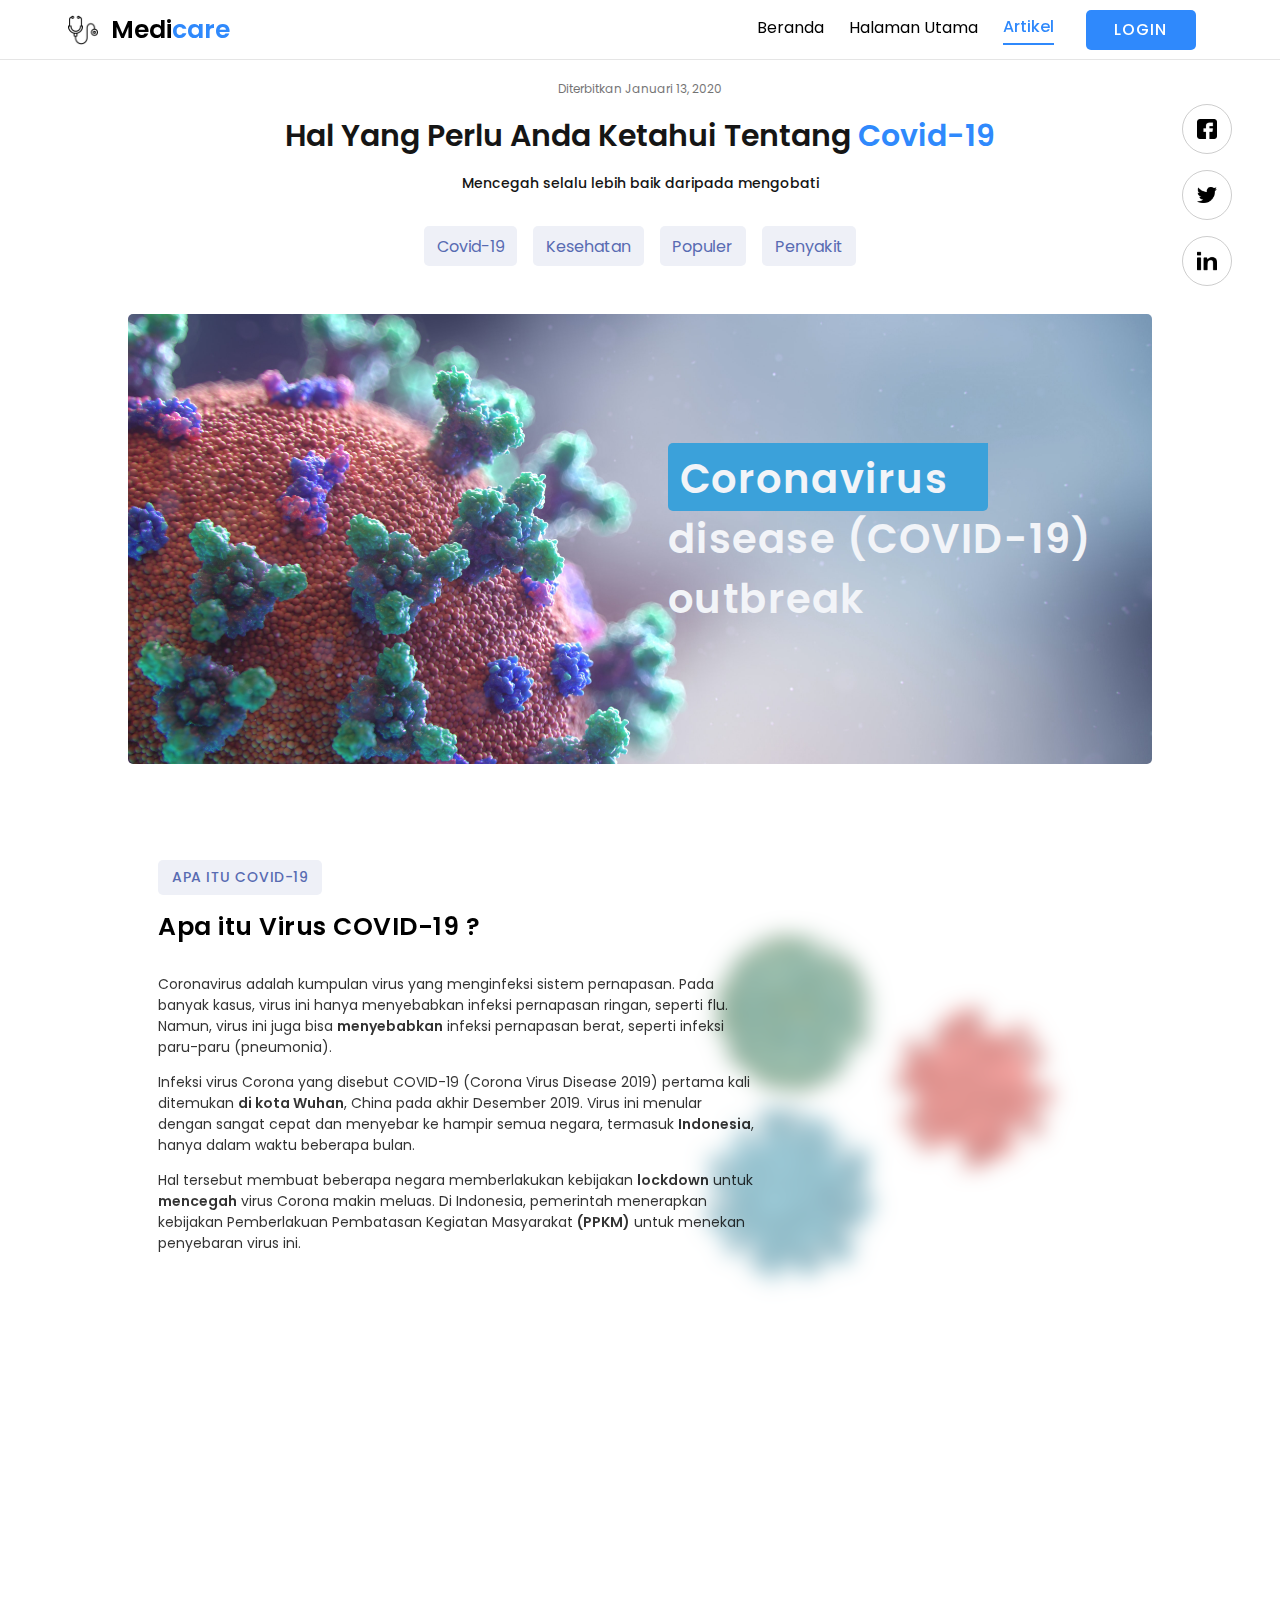
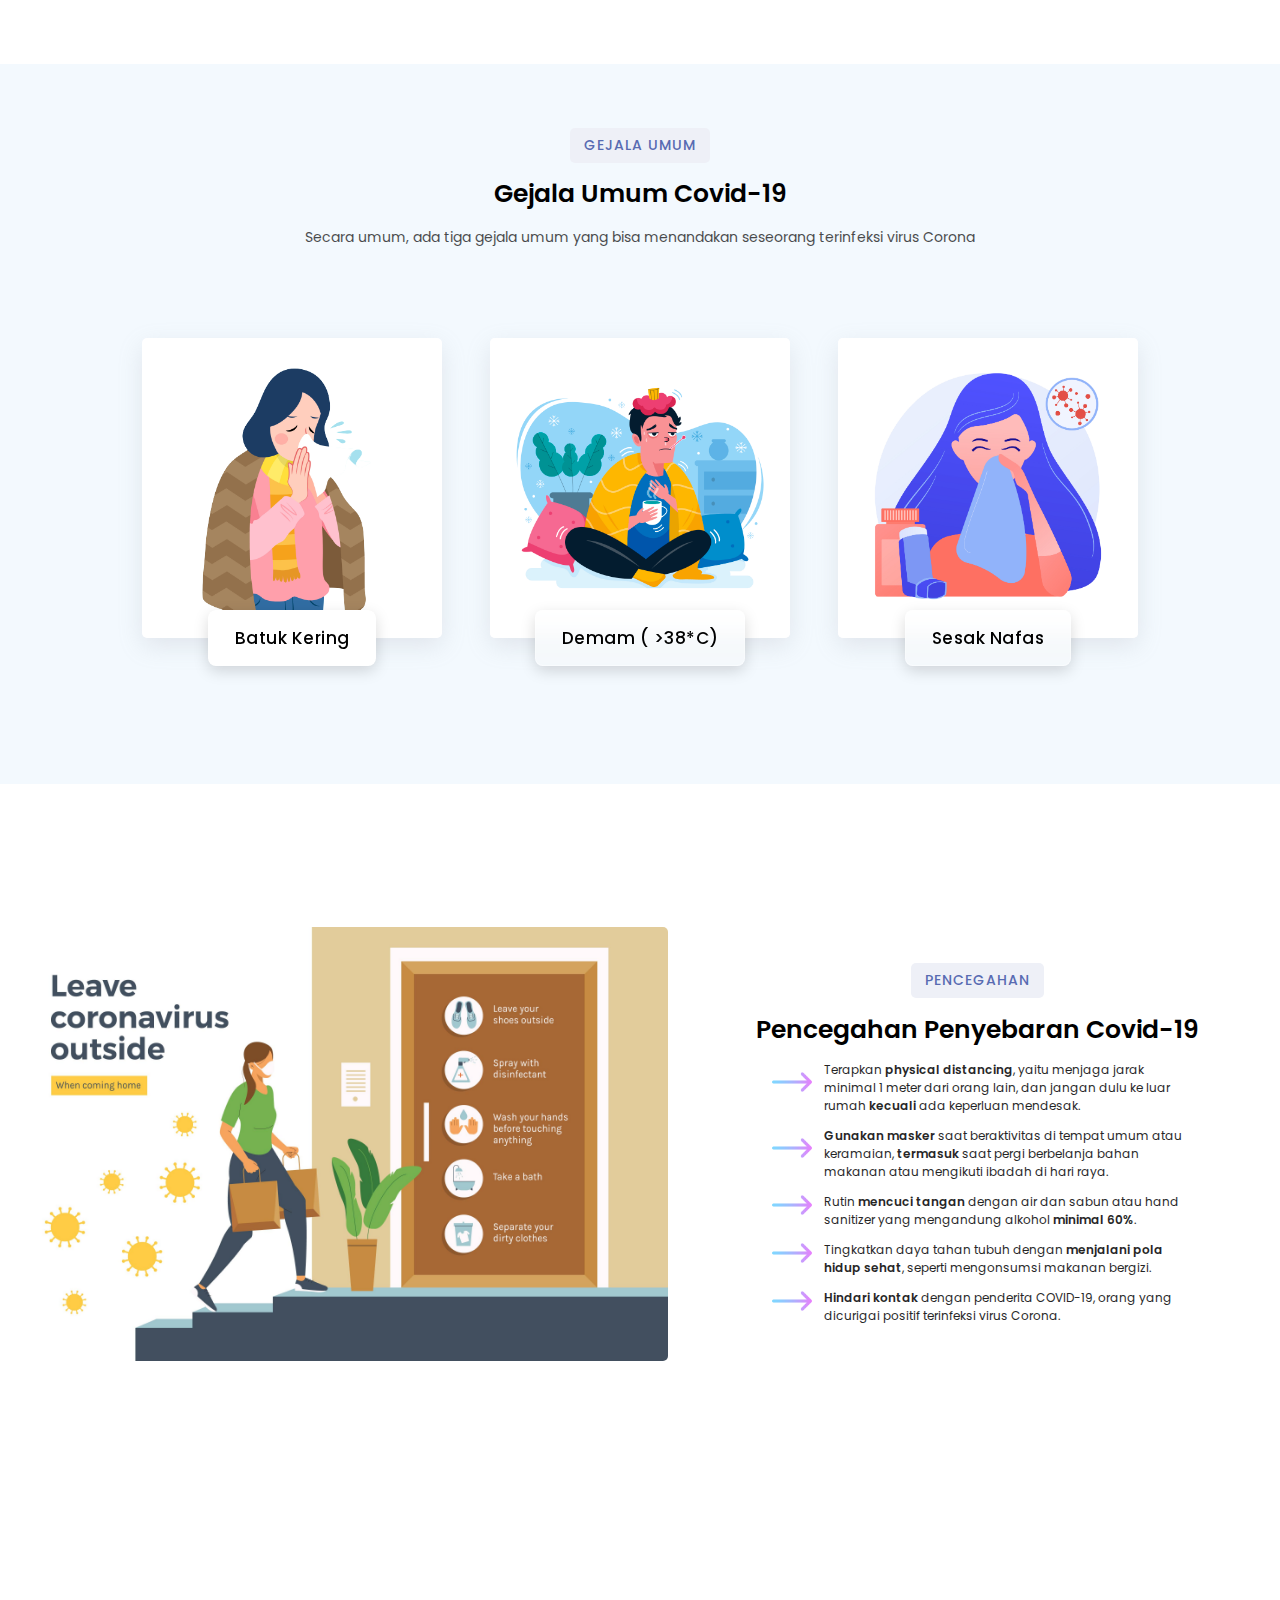
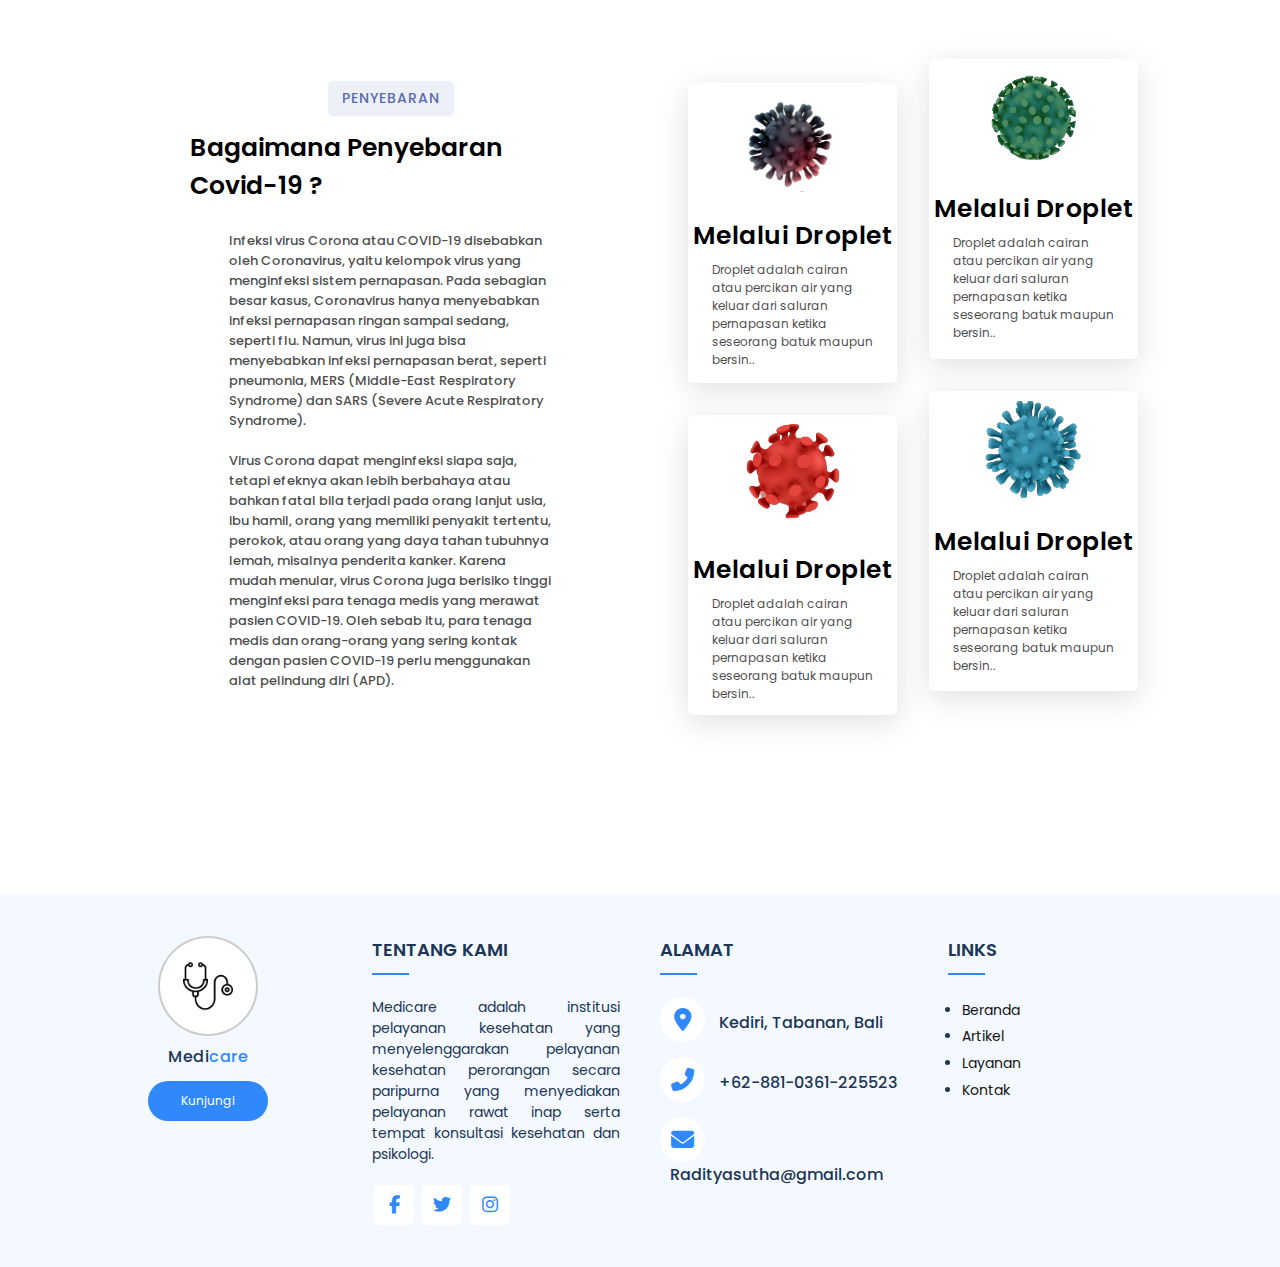
<file: Medicare_SuthaRaditya_ArticleContent/Medicare_SuthaRaditya_SourceCode/index.html>
<!DOCTYPE html>
<html lang="en">
<head>
    <meta charset="UTF-8">
    <meta http-equiv="X-UA-Compatible" content="IE=edge">
    <meta name="viewport" content="width=device-width, initial-scale=1.0">
    <title>Covid 19 -- Article | Medicare</title>

    <link rel="shortcut icon" href="../../Medicare_SuthaRaditya_MainFile/Medicare_SuthaRaditya_Img/Desain tanpa judul (2).png">

    <!-- css link  -->
    <link rel="stylesheet" href="style.css" />

    <!-- font awesome icon link  -->
    <link
      rel="stylesheet"
      href="https://cdnjs.cloudflare.com/ajax/libs/font-awesome/6.2.0/css/all.min.css"
    />

</head>
<body>

    <!-- ======================== scroll-up btn ======================== -->
    <div class="scroll-up-btn">
        <i class="fas fa-angle-up"></i>
        </div>


    <!-- ======================== navbar section ======================== -->
    <nav class="navbar">
        <div class="content">
            <div class="logo">
            <a href="#"><img src="../../Medicare_SuthaRaditya_MainFile/Medicare_SuthaRaditya_Img/stethoscope.png" class="betterphone"> <p> Medi<span>care</span></p> </a>
            </div>
            <ul class="menu-list">
            <div class="icon cancel-btn">
                <i class="fas fa-times"></i>
            </div>
            <li><a href="../../index.html">Beranda</a></li>
            <li><a href="../../Medicare_SuthaRaditya_ArticleMain/Medicare_SuthaRaditya_SourceCode/index.html">Halaman Utama</a></li>
            <li><a href="#article_content" class="link-active">Artikel</a></li>
            <li>
                <a href="../../Medicare_SuthaRaditya_FormLogin_3/Medicare_SuthaRaditya_SourceCode/index.html" class="login-btn">
                    LOGIN
                </a>
                </li>              
            </ul>
            <div class="icon menu-btn">
            <i class="fas fa-bars"></i>
            </div>
        </div>
    </nav>


    <!-- ======================== header section ======================== -->
    <section class="header">
        <div class="container">
            <div class="title">
                <div class="details">
                    <p> Diterbitkan Januari 13, 2020 </p>
                </div>
                <div class="title-txt">
                    <p> Hal Yang Perlu Anda Ketahui Tentang <span>Covid-19</span> </p>
                </div>
                <div class="sub-title">
                    <p> Mencegah selalu lebih baik daripada mengobati</p>
                </div>
                <div class="tags">
                    <div class="box">
                        <p> Covid-19 </p>
                    </div>
                    <div class="box">
                        <p> Kesehatan </p>
                    </div>
                    <div class="box">
                        <p> Populer </p>
                    </div>
                    <div class="box">
                        <p> Penyakit </p>
                    </div>
                </div>
            </div>
            <div class="banner">
                <p> <span>Coronavirus</span> <br> disease (COVID-19) <br> outbreak </p>
            </div>
        </div>
    </section>
    

    <!-- ======================== article content section ======================== -->
    <section class="article__content">
        <div class="container">
            <div class="content">
                <div class="txt__content">
                    <div class="sub__title">
                        <p> APA ITU COVID-19</p>
                    </div>
                    <div class="title__txt">
                        <p>Apa itu Virus COVID-19 ?</p>
                    </div>
                    <div class="desc__txt">
                        <p> Coronavirus adalah kumpulan virus yang menginfeksi sistem pernapasan. Pada banyak kasus, virus ini hanya menyebabkan infeksi pernapasan ringan, seperti flu. Namun, virus ini juga bisa <span>menyebabkan</span> infeksi pernapasan berat, seperti infeksi paru-paru (pneumonia). </p>
                        <p> Infeksi virus Corona yang disebut COVID-19 (Corona Virus Disease 2019) pertama kali ditemukan <span>di kota Wuhan</span>, China pada akhir Desember 2019. Virus ini menular dengan sangat cepat dan menyebar ke hampir semua negara, termasuk <span>Indonesia</span>, hanya dalam waktu beberapa bulan. </p>
                        <p> Hal tersebut membuat beberapa negara memberlakukan kebijakan <span>lockdown</span> untuk <span>mencegah</span> virus Corona makin meluas. Di Indonesia, pemerintah menerapkan kebijakan Pemberlakuan Pembatasan Kegiatan Masyarakat <span>(PPKM)</span> untuk menekan penyebaran virus ini. </p>
                    </div>
                    <div class="img">
                        <img src="../../Medicare_SuthaRaditya_ArticleMain/Medicare_SuthaRaditya_Assets/virus2.png" alt="">
                        <img src="../../Medicare_SuthaRaditya_ArticleMain/Medicare_SuthaRaditya_Assets/virus3.png" alt="">
                        <img src="../../Medicare_SuthaRaditya_ArticleMain/Medicare_SuthaRaditya_Assets/virus4.png" alt="">
                    </div>
                </div>
                <div class="social__media">
                    <div class="rounded">
                        <img src="../../Medicare_SuthaRaditya_ArticleMain/Medicare_SuthaRaditya_Assets/facebook.png" alt="" width="20px" height="auto">
                    </div>
                    <div class="rounded">
                        <img src="../../Medicare_SuthaRaditya_ArticleMain/Medicare_SuthaRaditya_Assets/twitter.png" alt="" width="20px" height="auto">
                    </div>
                    <div class="rounded">
                        <img src="../../Medicare_SuthaRaditya_ArticleMain/Medicare_SuthaRaditya_Assets/linked-in-logo-of-two-letters.png" alt="" width="20px" height="auto">
                    </div>
                </div>
            </div>
        </div>
    </section>


    <!-- ======================== gejala section ======================== -->
    <section class="gejala">
        <div class="content">
            <div class="txt-content">
                <div class="sub-title">
                    <p> GEJALA UMUM </p>
                </div>
                <div class="title-txt">
                    <p> Gejala Umum Covid-19 </p>
                </div>
                <div class="desc-txt">
                    <p> Secara umum, ada tiga gejala umum yang bisa menandakan seseorang terinfeksi virus Corona </p>
                </div>
            </div>
            <div class="box-content">
                <div class="box">
                    <div class="img-content">
                        <img src="../../Medicare_SuthaRaditya_ArticleMain/Medicare_SuthaRaditya_Assets/batuk.png" alt="">
                    </div>
                    <div class="txt">
                        <p> Batuk Kering </p>
                    </div>
                </div>
                <div class="box">
                    <div class="img-content">
                        <img src="../../Medicare_SuthaRaditya_ArticleMain/Medicare_SuthaRaditya_Assets/demam.jpg" alt="">
                    </div>
                    <div class="txt">
                        <p> Demam ( >38*C) </p>
                    </div>
                </div>
                <div class="box">
                    <div class="img-content">
                        <img src="../../Medicare_SuthaRaditya_ArticleMain/Medicare_SuthaRaditya_Assets/sesak (1).jpg" alt="">
                    </div>
                    <div class="txt">
                        <p> Sesak Nafas </p>
                    </div>
                </div>
            </div>
        </div>
    </section>
    

    <section class="cegah">
        <div class="container">
            <div class="content">
                <div class="left-content">
                    <img src="../../Medicare_SuthaRaditya_ArticleMain/Medicare_SuthaRaditya_Assets/cegah.jpg" alt="">
                </div>
                <div class="right-content">
                    <div class="sub-title">
                        <p> PENCEGAHAN </p>
                    </div>
                    <div class="title-txt">
                        <p> Pencegahan Penyebaran Covid-19 </p>
                    </div>
                    <div class="txt-box">
                        <div class="row">
                            <img src="../../Medicare_SuthaRaditya_MainFile/Medicare_SuthaRaditya_Img/right-arrow.png" alt="" width="40px" height="auto">
                            <div class="txt">
                                <p> Terapkan <span>physical distancing</span>, yaitu menjaga jarak minimal 1 meter dari orang lain, dan jangan dulu ke luar rumah <span>kecuali</span> ada keperluan mendesak. </p>
                            </div>
                        </div>
                        <div class="row">
                            <img src="../../Medicare_SuthaRaditya_MainFile/Medicare_SuthaRaditya_Img/right-arrow.png" alt="" width="40px" height="auto">
                            <div class="txt">
                                <p> <span>Gunakan masker</span> saat beraktivitas di tempat umum atau keramaian, <span>termasuk</span> saat pergi berbelanja bahan makanan atau mengikuti ibadah di hari raya. </p>
                            </div>
                        </div>
                        <div class="row">
                            <img src="../../Medicare_SuthaRaditya_MainFile/Medicare_SuthaRaditya_Img/right-arrow.png" alt="" width="40px" height="auto">
                            <div class="txt">
                                <p> Rutin <span>mencuci tangan</span> dengan air dan sabun atau hand sanitizer yang mengandung alkohol <span>minimal 60%</span>. </p>
                            </div>
                        </div>
                        <div class="row">
                            <img src="../../Medicare_SuthaRaditya_MainFile/Medicare_SuthaRaditya_Img/right-arrow.png" alt="" width="40px" height="auto">
                            <div class="txt">
                                <p> Tingkatkan daya tahan tubuh dengan <span>menjalani pola hidup sehat</span>, seperti mengonsumsi makanan bergizi. </p>
                            </div>
                        </div>
                        <div class="row">
                            <img src="../../Medicare_SuthaRaditya_MainFile/Medicare_SuthaRaditya_Img/right-arrow.png" alt="" width="40px" height="auto">
                            <div class="txt">
                                <p> <span>Hindari kontak</span> dengan penderita COVID-19, orang yang dicurigai positif terinfeksi virus Corona. </p>
                            </div>
                        </div>
                    </div>
                </div>
            </div>
        </div>
    </section>


    <section class="penyebaran">
        <div class="container">
            <div class="content">
                <div class="left-content">
                    <div class="sub-title">
                        <p> PENYEBARAN </p>
                    </div>
                    <div class="title-txt">
                        <p> Bagaimana Penyebaran Covid-19 ?</p>
                    </div>
                    <div class="txt">
                        <p> Infeksi virus Corona atau COVID-19 disebabkan oleh Coronavirus, yaitu kelompok virus yang menginfeksi sistem pernapasan.

                            Pada sebagian besar kasus, Coronavirus hanya menyebabkan infeksi pernapasan ringan sampai sedang, seperti flu. Namun, virus ini juga bisa menyebabkan infeksi pernapasan berat, seperti pneumonia, MERS (Middle-East Respiratory Syndrome) dan SARS (Severe Acute Respiratory Syndrome). </p>
                            <br>
                        <p> Virus Corona dapat menginfeksi siapa saja, tetapi efeknya akan lebih berbahaya atau bahkan fatal bila terjadi pada orang lanjut usia, ibu hamil, orang yang memiliki penyakit tertentu, perokok, atau orang yang daya tahan tubuhnya lemah, misalnya penderita kanker. Karena mudah menular, virus Corona juga berisiko tinggi menginfeksi para tenaga medis yang merawat pasien COVID-19. Oleh sebab itu, para tenaga medis dan orang-orang yang sering kontak dengan pasien COVID-19 perlu menggunakan alat pelindung diri (APD). </p>
                    </div>
                </div>
                <div class="right-content">
                    <div class="row">
                        <div class="box">
                            <img src="../../Medicare_SuthaRaditya_ArticleMain/Medicare_SuthaRaditya_Assets/virus.png" alt="">
                            <div class="title">
                                <p> Melalui Droplet</p>
                            </div>
                            <div class="desc-txt">
                                <p> Droplet adalah cairan atau percikan air yang keluar dari saluran pernapasan ketika seseorang batuk maupun bersin..</p>
                            </div>
                        </div>
                        <div class="box">
                            <img src="../../Medicare_SuthaRaditya_ArticleMain/Medicare_SuthaRaditya_Assets/virus2.png" alt="">
                            <div class="title">
                                <p> Melalui Droplet</p>
                            </div>
                            <div class="desc-txt">
                                <p> Droplet adalah cairan atau percikan air yang keluar dari saluran pernapasan ketika seseorang batuk maupun bersin..</p>
                            </div>
                        </div>
                    </div>
                    <div class="row">
                        <div class="box">
                            <img src="../../Medicare_SuthaRaditya_ArticleMain/Medicare_SuthaRaditya_Assets/virus3.png" alt="">
                            <div class="title">
                                <p> Melalui Droplet</p>
                            </div>
                            <div class="desc-txt">
                                <p> Droplet adalah cairan atau percikan air yang keluar dari saluran pernapasan ketika seseorang batuk maupun bersin..</p>
                            </div>
                        </div>
                        <div class="box">
                            <img src="../../Medicare_SuthaRaditya_ArticleMain/Medicare_SuthaRaditya_Assets/virus4.png" alt="">
                            <div class="title">
                                <p> Melalui Droplet</p>
                            </div>
                            <div class="desc-txt">
                                <p> Droplet adalah cairan atau percikan air yang keluar dari saluran pernapasan ketika seseorang batuk maupun bersin..</p>
                            </div>
                        </div>
                    </div>
                </div>
            </div>
        </div>
    </section>
    
    <!-- ======================== footer section ======================== -->
    <section class="footer">
        <div class="main-content">
            <div class="right box">
            <div class="content-2">
            <div class="logo"> <img src="../../Medicare_SuthaRaditya_MainFile/Medicare_SuthaRaditya_Img/stethoscope.png" alt=""> </div>
            <div class="title-txt"> <p> Medi<span>care</span> </p> </div>
            <a href="../../Medicare_SuthaRaditya_MainFile/Medicare_SuthaRaditya_SourceCode/index.html">
                <div class="btn">
                <p> Kunjungi </p>
                </div>
            </a>
            </div>
        </div>
            <div class="left box">
            <h2>Tentang Kami</h2>
            <div class="content-1">
                <p>Medicare adalah institusi pelayanan kesehatan yang menyelenggarakan pelayanan kesehatan perorangan secara paripurna yang menyediakan pelayanan rawat inap serta tempat konsultasi kesehatan dan psikologi.</p>
                <div class="social">
                <a href="#"><span class="fab fa-facebook-f"></span></a>
                <a href="#"><span class="fab fa-twitter"></span></a>
                <a href="#"><span class="fab fa-instagram"></span></a>
                </div>
            </div>
            </div>
            <div class="center box">
            <h2>Alamat</h2>
            <div class="content-1">
                <div class="place">
                <span class="fas fa-map-marker-alt"></span>
                <span class="text">Kediri, Tabanan, Bali</span>
                </div>
                <div class="phone">
                <span class="fas fa-phone-alt"></span>
                <span class="text">+62-881-0361-225523</span>
                </div>
                <div class="email">
                <span class="fas fa-envelope"></span>
                <span class="text">Radityasutha@gmail.com</span>
                </div>
            </div>
            </div>
            <div class="right box">
            <h2>Links</h2>
            <div class="content-1">
                <ul>
                <li> <a href="#"> Beranda </a> </li>
                <li> <a href="../../Medicare_SuthaRaditya_ArticleMain/Medicare_SuthaRaditya_SourceCode/index.html"> Artikel </a> </li>
                <li> <a href="../../Medicare_SuthaRaditya_MainFile/Medicare_SuthaRaditya_SourceCode/index.html#service"> Layanan </a> </li>
                <li> <a href="../../Medicare_SuthaRaditya_MainFile/Medicare_SuthaRaditya_SourceCode/index.html#contact"> Kontak </a> </li>
                </ul>
            </div>
            </div>
        </div>
        </div>
    </section>


    <!--=================== JavaScript link ===================-->
    <script src="script.js"></script>

    <!--=================== jquery link ===================-->
    <script src="https://cdnjs.cloudflare.com/ajax/libs/jquery/3.6.0/jquery.min.js"></script>

    <script>
            $(document).ready(function(){
                $(window).scroll(function(){
                if(this.scrollY > 10){
                    $('.scroll-up-btn').addClass("add");
                }else{
                    $('.scroll-up-btn').removeClass("add");
                }
                });
            });

            //============= slide-up script =============
            $('.scroll-up-btn').click(function(){
                $('html').animate({scrollTop: 0});
                $('html').css("scrollBehavior", "auto");
            });

            $('.navbar .menu li a').click(function(){
                $('html').css("scrollBehavior", "smooth");
            });

    </script>
</body>
</html>
</file>
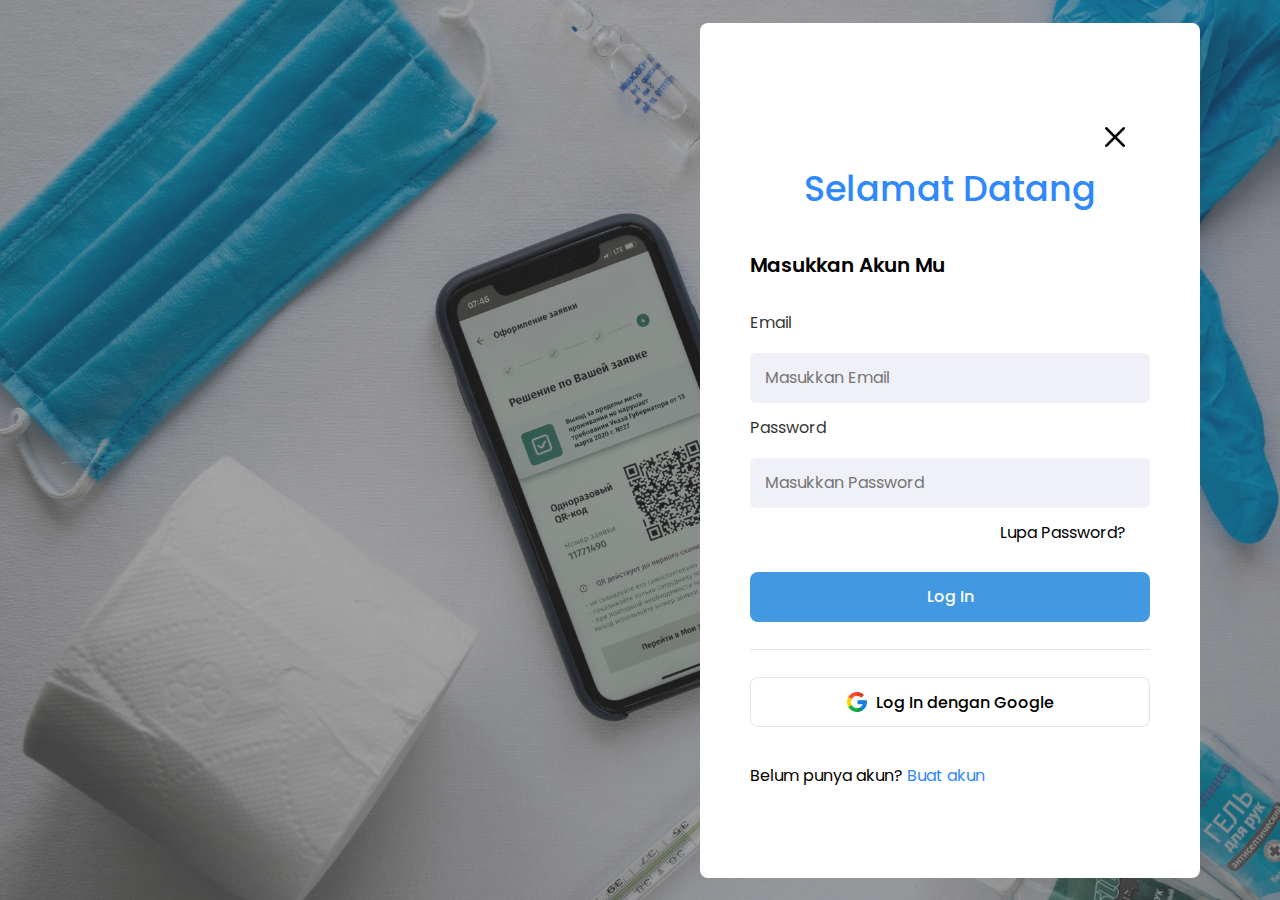
<file: Medicare_SuthaRaditya_FormLogin/Medicare_SuthaRaditya_SourceCode/index.html>
<!DOCTYPE html>
<html lang="en" dir="ltr">
  <head>
    <meta charset="UTF-8">
    <title> Login </title>
    <link rel="stylesheet" href="../Medicare_SuthaRaditya_SourceCode/style.css">
    <meta name="viewport" content="width=device-width, initial-scale=1.0">
    <link rel="shortcut icon" href="../../Medicare_SuthaRaditya_MainFile/Medicare_SuthaRaditya_Img/Desain tanpa judul (2).png">

    <!--============== css link ==============-->
    <link rel="stylesheet" href="../../Medicare_SuthaRadiyta_FormLogin_2/Medicare_SuthaRaditya_SourceCode/style.css">

    <!--============== font awesome cdn link ==============-->
    <link rel="stylesheet" href="https://cdnjs.cloudflare.com/ajax/libs/font-awesome/5.15.3/css/all.min.css">
   </head>
<body>
  <div class="content">
  <div class="login">
    <div class="container">
      <div class="cancel">
        <a href="../../index.html"> <img src="../Medicare_SuthaRaditya_Img/close.png" alt=""> </a> 
        </div>
        <div class="title-primary">
          <p> Selamat Datang </p>
        </div>
        <div class="title">
        <p> Masukkan Akun Mu </p>
      </div>
      <form action="#">
        <div class="input-box">
          <p> Email </p>
          <input type="text" placeholder="Masukkan Email">
        </div>
        <div class="input-box">
          <p> Password </p>
          <input type="text" placeholder="Masukkan Password">
        </div>
        <div class="forget-pass">
          <p> Lupa Password? </p>
        </div>
        <div class="button">
          <p> Log In </p>
        </div>
         <div class="garis"></div>
         <div class="button-2">
           <img src="../Medicare_SuthaRaditya_Img/google.png" alt=""> <p> Log In dengan Google </p>
        </div>
        <div class="need-acc">
          <p> Belum punya akun? <span> Buat akun </span> </p>
        </div>
      </form>
  
  </div>
    </div>
  </div>
</body>
</html>
</file>
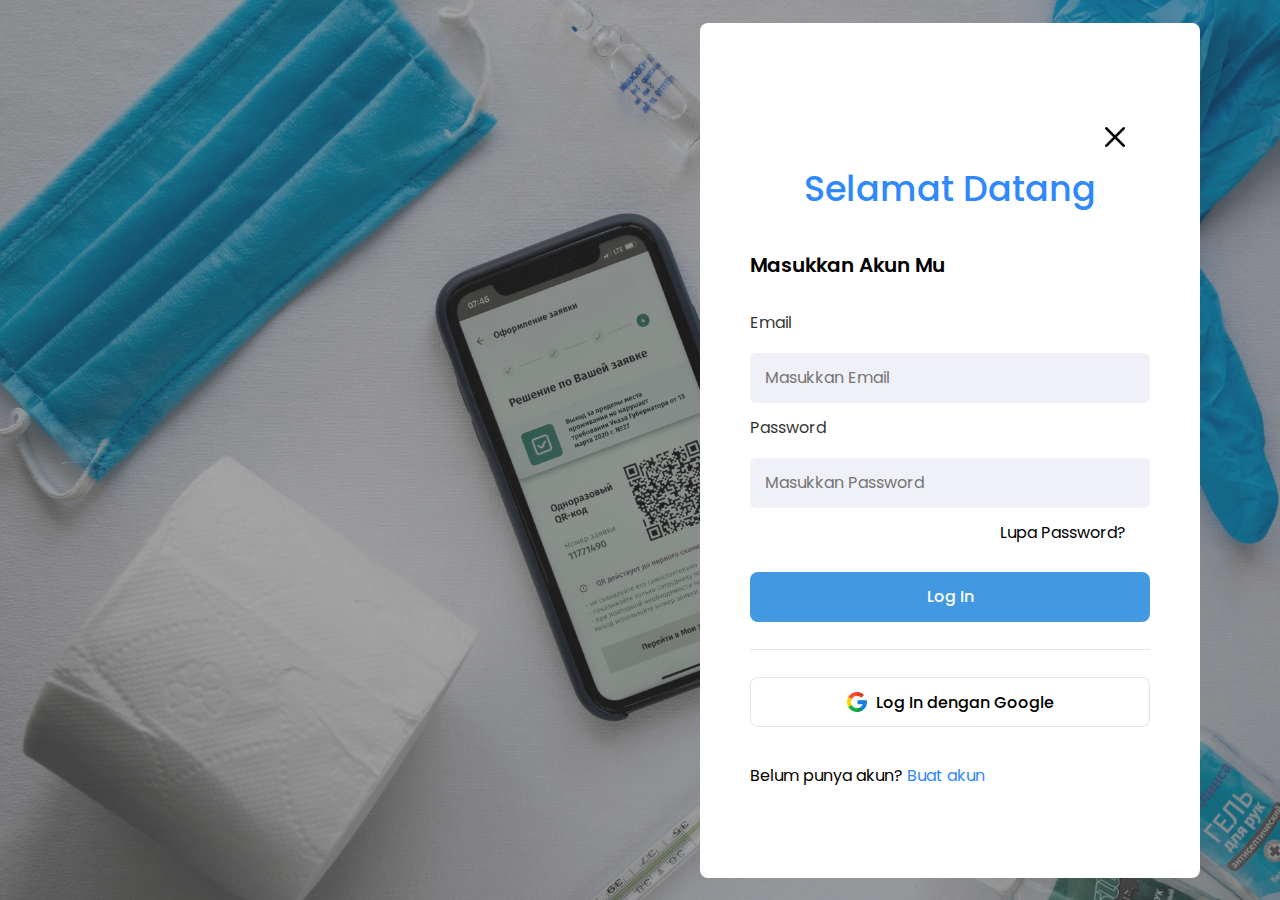
<file: Medicare_SuthaRaditya_FormLogin_3/Medicare_SuthaRaditya_SourceCode/index.html>
<!DOCTYPE html>
<html lang="en" dir="ltr">
  <head>
    <meta charset="UTF-8">
    <title> Login </title>
    <link rel="stylesheet" href="../Medicare_SuthaRaditya_SourceCode/style.css">
    <meta name="viewport" content="width=device-width, initial-scale=1.0">
    <link rel="stylesheet" href="style.css">
    <link rel="shortcut icon" href="../../Medicare_SuthaRaditya_MainFile/Medicare_SuthaRaditya_Img/Desain tanpa judul (2).png">

    <!-- font awesome cdn link  -->
    <link rel="stylesheet" href="https://cdnjs.cloudflare.com/ajax/libs/font-awesome/5.15.3/css/all.min.css">
    
   </head>
<body>
  <div class="content">
  <div class="login">
    <div class="container">
      <div class="cancel">
        <a href="../../Medicare_SuthaRaditya_ArticleContent/Medicare_SuthaRaditya_SourceCode/index.html"> <img src="../Medicare_SuthaRaditya_Img/close.png" alt=""> </a> 
        </div>
        <div class="title-primary">
          <p> Selamat Datang </p>
        </div>
        <div class="title">
        <p> Masukkan Akun Mu </p>
      </div>
      <form action="#">
        <div class="input-box">
          <p> Email </p>
          <input type="text" placeholder="Masukkan Email">
        </div>
        <div class="input-box">
          <p> Password </p>
          <input type="text" placeholder="Masukkan Password">
        </div>
        <div class="forget-pass">
          <p> Lupa Password? </p>
        </div>
        <div class="button">
          <p> Log In </p>
        </div>
         <div class="garis"></div>
         <div class="button-2">
           <img src="../Medicare_SuthaRaditya_Img/google.png" alt=""> <p> Log In dengan Google </p>
        </div>
        <div class="need-acc">
          <p> Belum punya akun? <span> Buat akun </span> </p>
        </div>
      </form>
  
  
    </div>
  </div>
  </div>
  
    <!-- <div class="topic-text">Log in to your account</div> -->
</body>
</html>
</file>
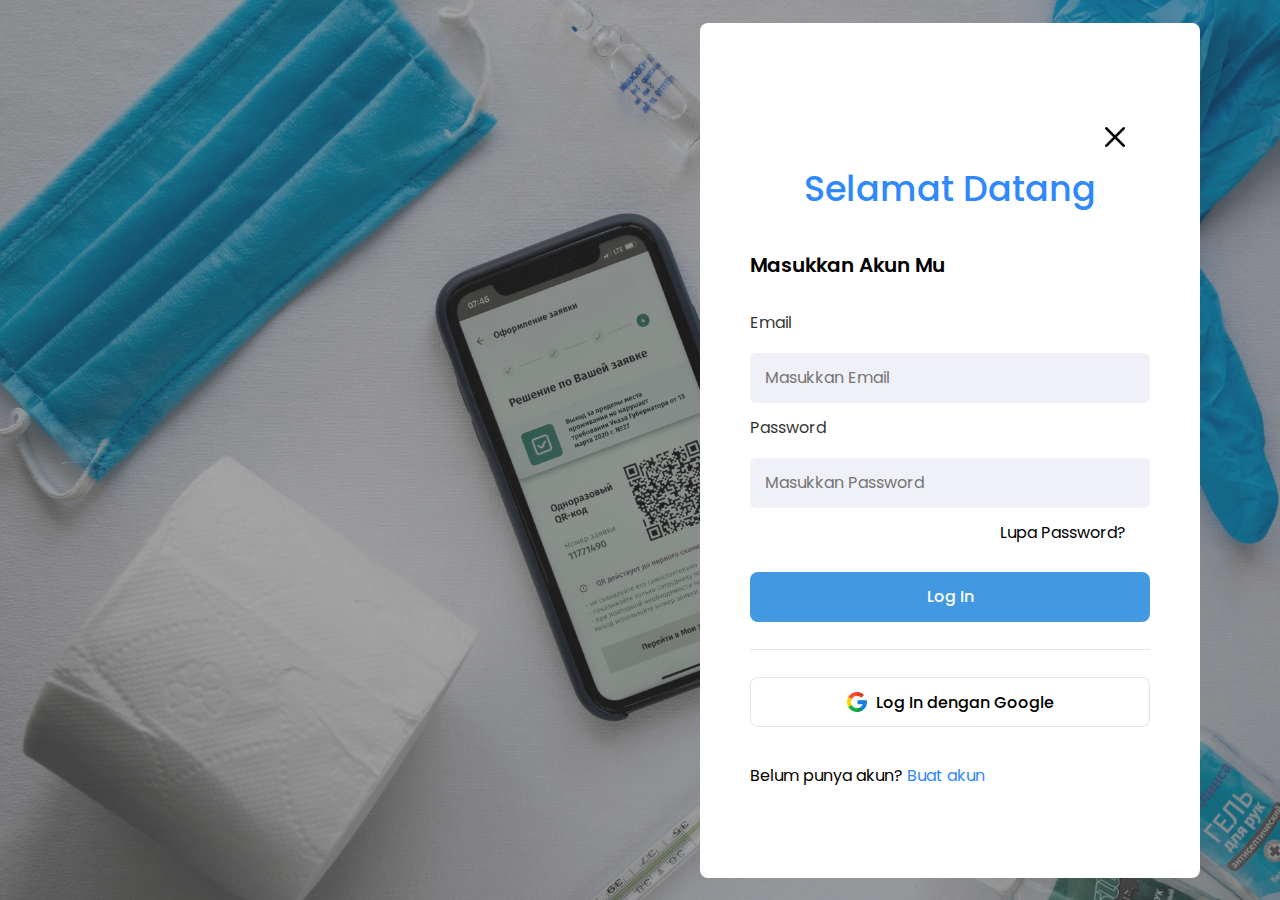
<file: Medicare_SuthaRadiyta_FormLogin_2/Medicare_SuthaRaditya_SourceCode/index.html>
<!DOCTYPE html>
<html lang="en" dir="ltr">
  <head>
    <meta charset="UTF-8">
    <title> Login </title>
    <link rel="stylesheet" href="style.css">
    <meta name="viewport" content="width=device-width, initial-scale=1.0">
    <link rel="stylesheet" href="style.css">
    <link rel="shortcut icon" href="../Medicare_SuthaRaditya_Img/Assets/Desain tanpa judul (2).png">

    <!-- font awesome icon cdn link  -->
    <link rel="stylesheet" href="https://cdnjs.cloudflare.com/ajax/libs/font-awesome/5.15.3/css/all.min.css">

   </head>
<body>
  <div class="content">
  <div class="login">
    <div class="container">
      <div class="cancel">
        <a href="../../Medicare_SuthaRaditya_ArticleMain/Medicare_SuthaRaditya_SourceCode/index.html"> <img src="../Medicare_SuthaRaditya_Img/close.png" alt=""> </a> 
        </div>
        <div class="title-primary">
          <p> Selamat Datang </p>
        </div>
        <div class="title">
        <p> Masukkan Akun Mu </p>
      </div>
      <form action="#">
        <div class="input-box">
          <p> Email </p>
          <input type="text" placeholder="Masukkan Email">
        </div>
        <div class="input-box">
          <p> Password </p>
          <input type="text" placeholder="Masukkan Password">
        </div>
        <div class="forget-pass">
          <p> Lupa Password? </p>
        </div>
        <div class="button">
          <p> Log In </p>
        </div>
         <div class="garis"></div>
         <div class="button-2">
           <img src="../Medicare_SuthaRaditya_Img/google.png" alt=""> <p> Log In dengan Google </p>
        </div>
        <div class="need-acc">
          <p> Belum punya akun? <span> Buat akun </span> </p>
        </div>
      </form>
  
  
    </div>
  </div>
  </div>
  
    <!-- <div class="topic-text">Log in to your account</div> -->
</body>
</html>
</file>
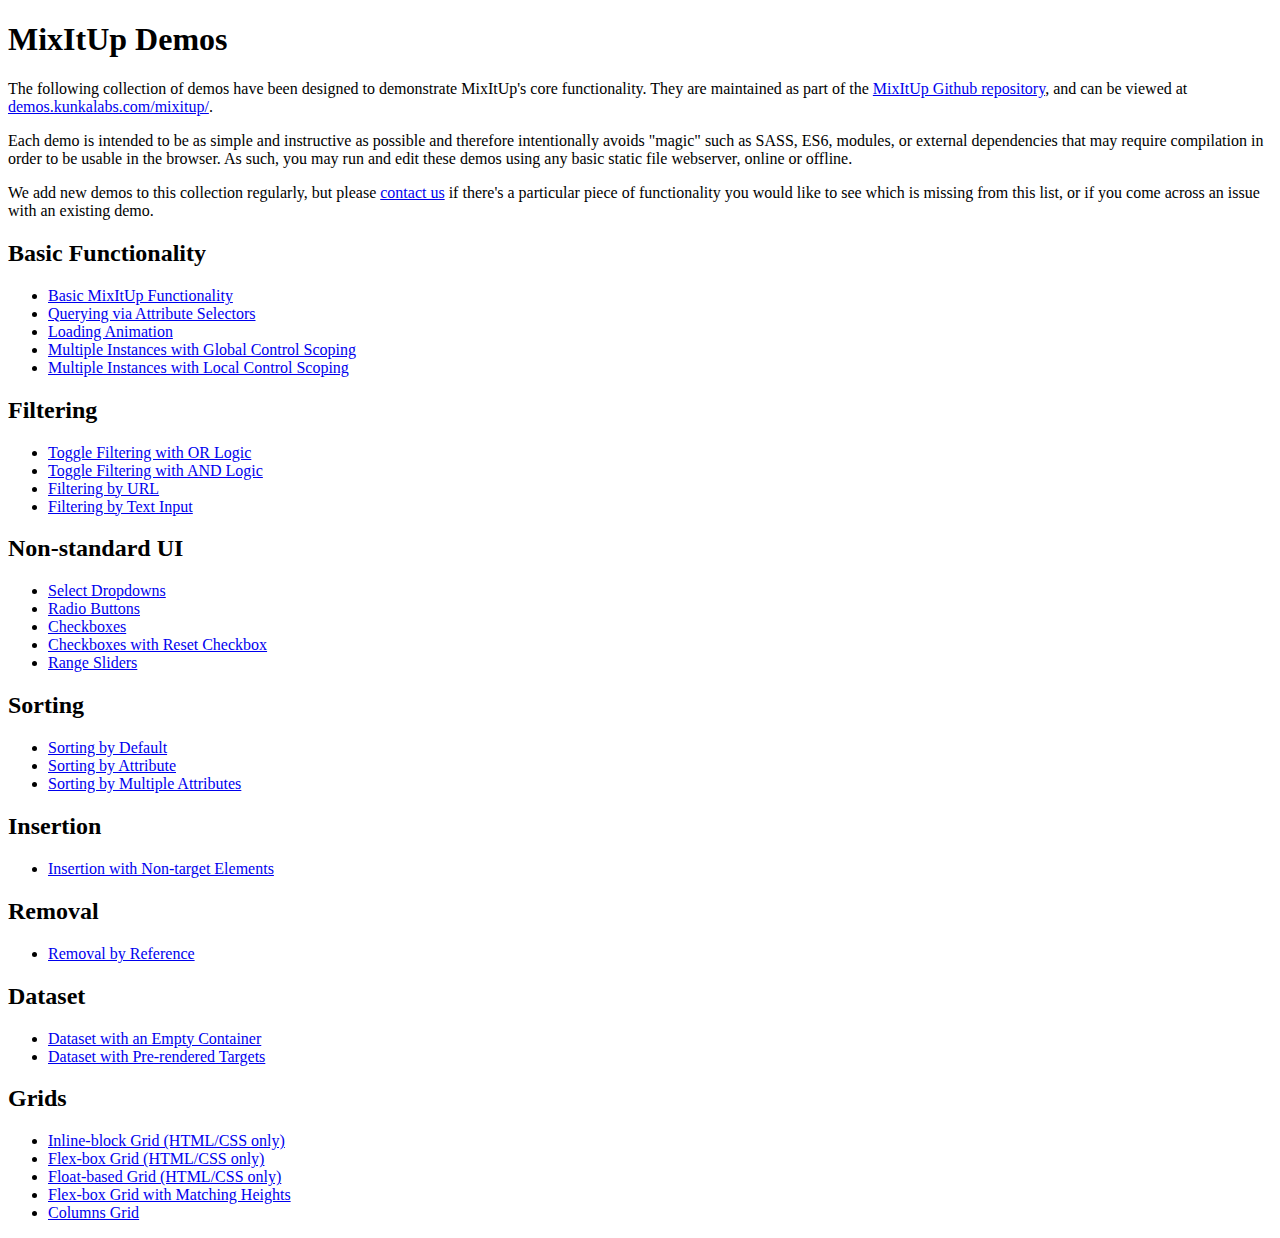
<file: Medicare_SuthaRaditya_ArticleMain/Medicare_SuthaRaditya_MixitupLibrary/demos/index.html>
<!DOCTYPE html>
<html>
    <head>
        <title>MixItUp Demos</title>
    </head>
    <body>
        <h1>MixItUp Demos</h1>

        <p>The following collection of demos have been designed to demonstrate MixItUp's core functionality. They are maintained as part of the <a href="https://github.com/patrickkunka/mixitup/tree/v3/demos">MixItUp Github repository</a>, and can be viewed at <a href="http://demos.kunkalabs.com/mixitup">demos.kunkalabs.com/mixitup/</a>.</p>

        <p>Each demo is intended to be as simple and instructive as possible and therefore intentionally avoids "magic" such as SASS, ES6, modules, or external dependencies that may require compilation in order to be usable in the browser. As such, you may run and edit these demos using any basic static file webserver, online or offline.</p>

        <p>We add new demos to this collection regularly, but please <a href="https://www.kunkalabs.com/contact-us/">contact us</a> if there's a particular piece of functionality you would like to see which is missing from this list, or if you come across an issue with an existing demo.</p>

        <h2>Basic Functionality</h2>

        <ul>
            <li><a href="./basic/">Basic MixItUp Functionality</a></li>
            <li><a href="./attribute-selectors/">Querying via Attribute Selectors</a></li>
            <li><a href="./loading-animation/">Loading Animation</a></li>
            <li><a href="./multiple-instances-global-control-scoping/">Multiple Instances with Global Control Scoping</a></li>
            <li><a href="./multiple-instances-local-control-scoping/">Multiple Instances with Local Control Scoping</a></li>
        </ul>

        <h2>Filtering</h2>

        <ul>
            <li><a href="./toggle-filtering-or-logic/">Toggle Filtering with OR Logic</a></li>
            <li><a href="./toggle-filtering-and-logic/">Toggle Filtering with AND Logic</a></li>
            <li><a href="./filtering-by-url/">Filtering by URL</a></li>
            <li><a href="./filtering-by-text-input/">Filtering by Text Input</a></li>
        </ul>

        <h2>Non-standard UI</h2>

        <ul>
            <li><a href="./select-dropdowns/">Select Dropdowns</a></li>
            <li><a href="./radio-buttons/">Radio Buttons</a></li>
            <li><a href="./checkboxes/">Checkboxes</a></li>
            <li><a href="./checkboxes-with-reset-checkbox/">Checkboxes with Reset Checkbox</a></li>
            <li><a href="./filtering-by-range/">Range Sliders</a></li>
        </ul>

        <h2>Sorting</h2>

        <ul>
            <li><a href="./sorting-by-default/">Sorting by Default</a></li>
            <li><a href="./sorting-by-attribute/">Sorting by Attribute</a></li>
            <li><a href="./sorting-by-multiple-attributes/">Sorting by Multiple Attributes</a></li>
        </ul>

        <h2>Insertion</h2>

        <ul>
            <li><a href="./insertion-non-target-elements/">Insertion with Non-target Elements</a></li>
        </ul>

        <h2>Removal</h2>

        <ul>
            <li><a href="./removal-by-reference/">Removal by Reference</a></li>
        </ul>

        <h2>Dataset</h2>

        <ul>
            <li><a href="./dataset-empty-container/">Dataset with an Empty Container</a></li>
            <li><a href="./dataset-pre-rendered-targets/">Dataset with Pre-rendered Targets</a></li>
        </ul>

        <h2>Grids</h2>

        <ul>
            <li><a href="./grid-inline-block/">Inline-block Grid (HTML/CSS only)</a></li>
            <li><a href="./grid-flex-box/">Flex-box Grid (HTML/CSS only)</a></li>
            <li><a href="./grid-floats/">Float-based Grid (HTML/CSS only)</a></li>
            <li><a href="./grid-flex-box-matching-heights/">Flex-box Grid with Matching Heights</a></li>
            <li><a href="./grid-columns/">Columns Grid</a></li>
        </ul>
    </body>
</html>
</file>
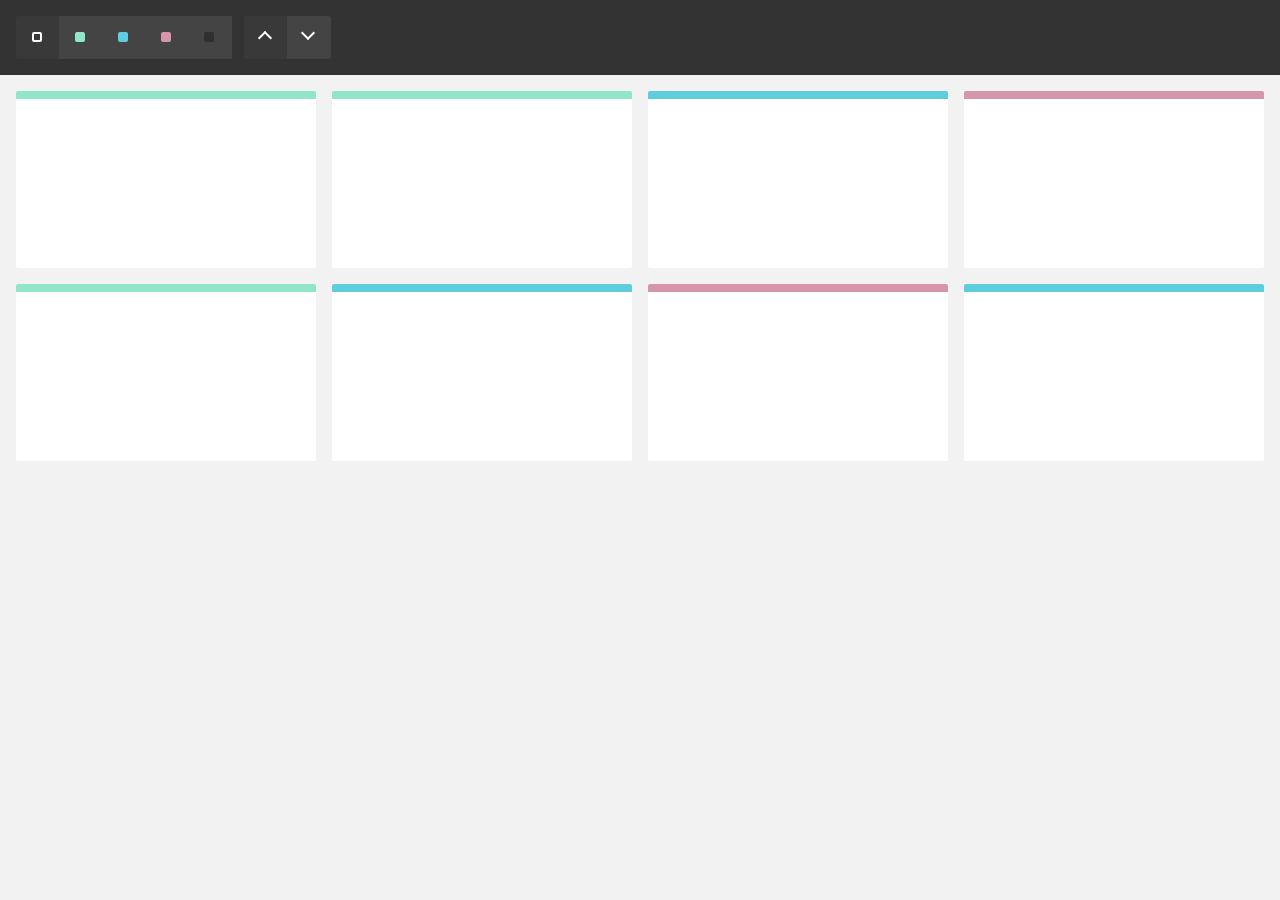
<file: Medicare_SuthaRaditya_ArticleMain/Medicare_SuthaRaditya_MixitupLibrary/demos/attribute-selectors/index.html>
<!DOCTYPE html>
<html>
    <head>
        <meta name="viewport" content="width=device-width, initial-scale=1">

        <link href="../reset.css" rel="stylesheet"/>
        <link href="./style.css" rel="stylesheet"/>

        <title>MixItUp Demo - Querying via Attribute Selectors</title>
    </head>
    <body>
        <div class="controls">
            <button type="button" class="control" data-filter="all">All</button>
            <button type="button" class="control" data-filter=".green">Green</button>
            <button type="button" class="control" data-filter=".blue">Blue</button>
            <button type="button" class="control" data-filter=".pink">Pink</button>
            <button type="button" class="control" data-filter="none">None</button>

            <button type="button" class="control" data-sort="default:asc">Asc</button>
            <button type="button" class="control" data-sort="default:desc">Desc</button>
        </div>

        <div class="container" data-ref="mixitup-container">
            <div class="item green" data-ref="mixitup-target"></div>
            <div class="item green" data-ref="mixitup-target"></div>
            <div class="item blue" data-ref="mixitup-target"></div>
            <div class="item pink" data-ref="mixitup-target"></div>
            <div class="item green" data-ref="mixitup-target"></div>
            <div class="item blue" data-ref="mixitup-target"></div>
            <div class="item pink" data-ref="mixitup-target"></div>
            <div class="item blue" data-ref="mixitup-target"></div>

            <div class="gap"></div>
            <div class="gap"></div>
            <div class="gap"></div>
        </div>

        <script src="../mixitup.min.js"></script>

        <script>
            var containerEl = document.querySelector('[data-ref~="mixitup-container"]');

            var mixer = mixitup(containerEl, {
                selectors: {
                    target: '[data-ref~="mixitup-target"]'
                }
            });
        </script>
    </body>
</html>
</file>
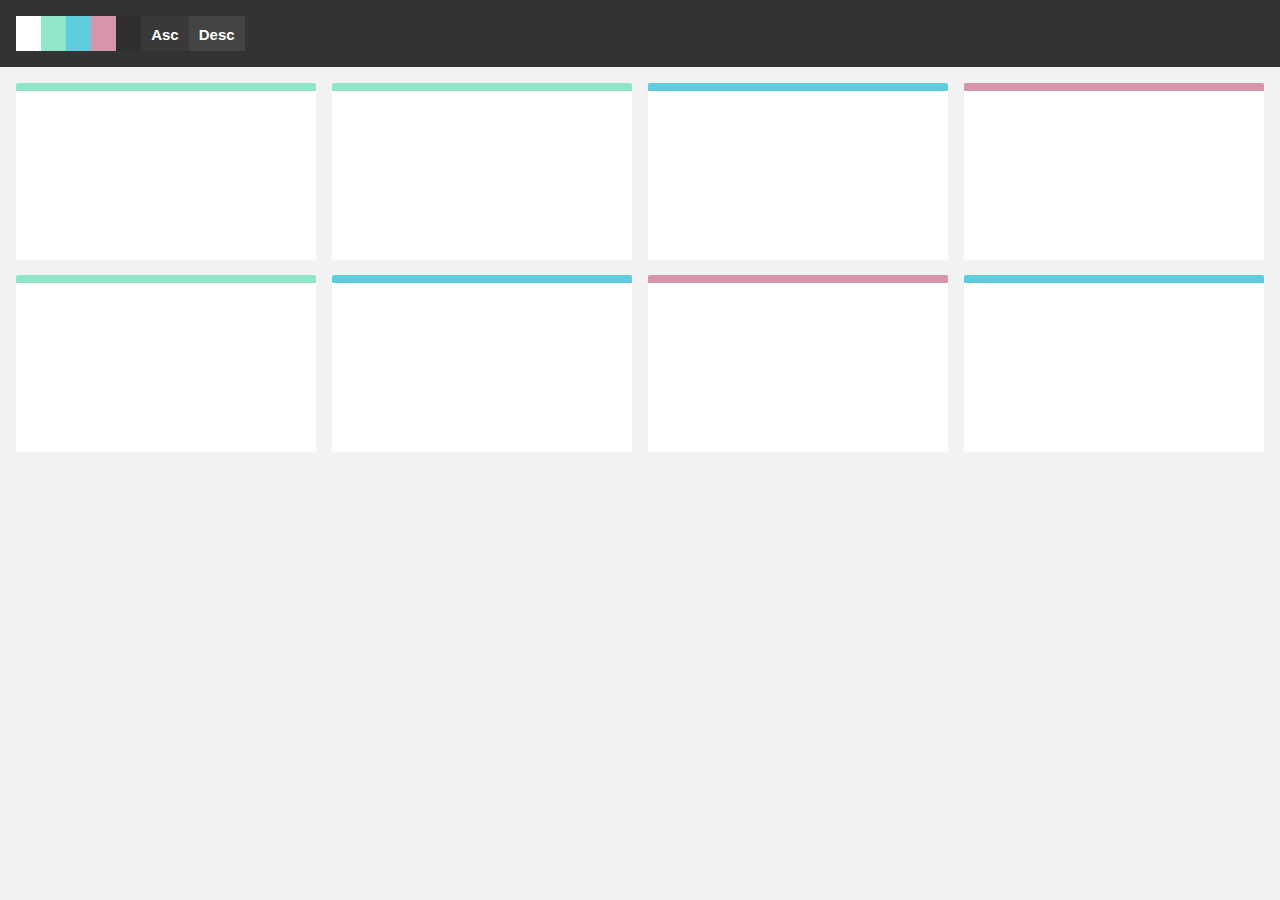
<file: Medicare_SuthaRaditya_ArticleMain/Medicare_SuthaRaditya_MixitupLibrary/demos/basic-ie-8/index.html>
<!DOCTYPE html>
<html>
    <head>
        <meta name="viewport" content="width=device-width, initial-scale=1">

        <link href="../reset.css" rel="stylesheet"/>
        <link href="./style.css" rel="stylesheet"/>

        <title>MixItUp Demo - Basic (IE8 Compatible Layout)</title>
    </head>
    <body>
        <div class="controls">
            <button type="button" class="control" data-filter="all"></button>
            <button type="button" class="control" data-filter=".green"></button>
            <button type="button" class="control" data-filter=".blue"></button>
            <button type="button" class="control" data-filter=".pink"></button>
            <button type="button" class="control" data-filter="none"></button>

            <button type="button" class="control" data-sort="default:asc">Asc</button>
            <button type="button" class="control" data-sort="default:desc">Desc</button>
        </div>

        <div class="container">
            <div class="mix green"></div>
            <div class="mix green"></div>
            <div class="mix blue"></div>
            <div class="mix pink"></div>
            <div class="mix green"></div>
            <div class="mix blue"></div>
            <div class="mix pink"></div>
            <div class="mix blue"></div>

            <div class="gap"></div>
            <div class="gap"></div>
            <div class="gap"></div>
        </div>

        <script src="../mixitup.min.js"></script>

        <script>
            var containerEl = document.querySelector('.container');

            var mixer = mixitup(containerEl);
        </script>
    </body>
</html>
</file>
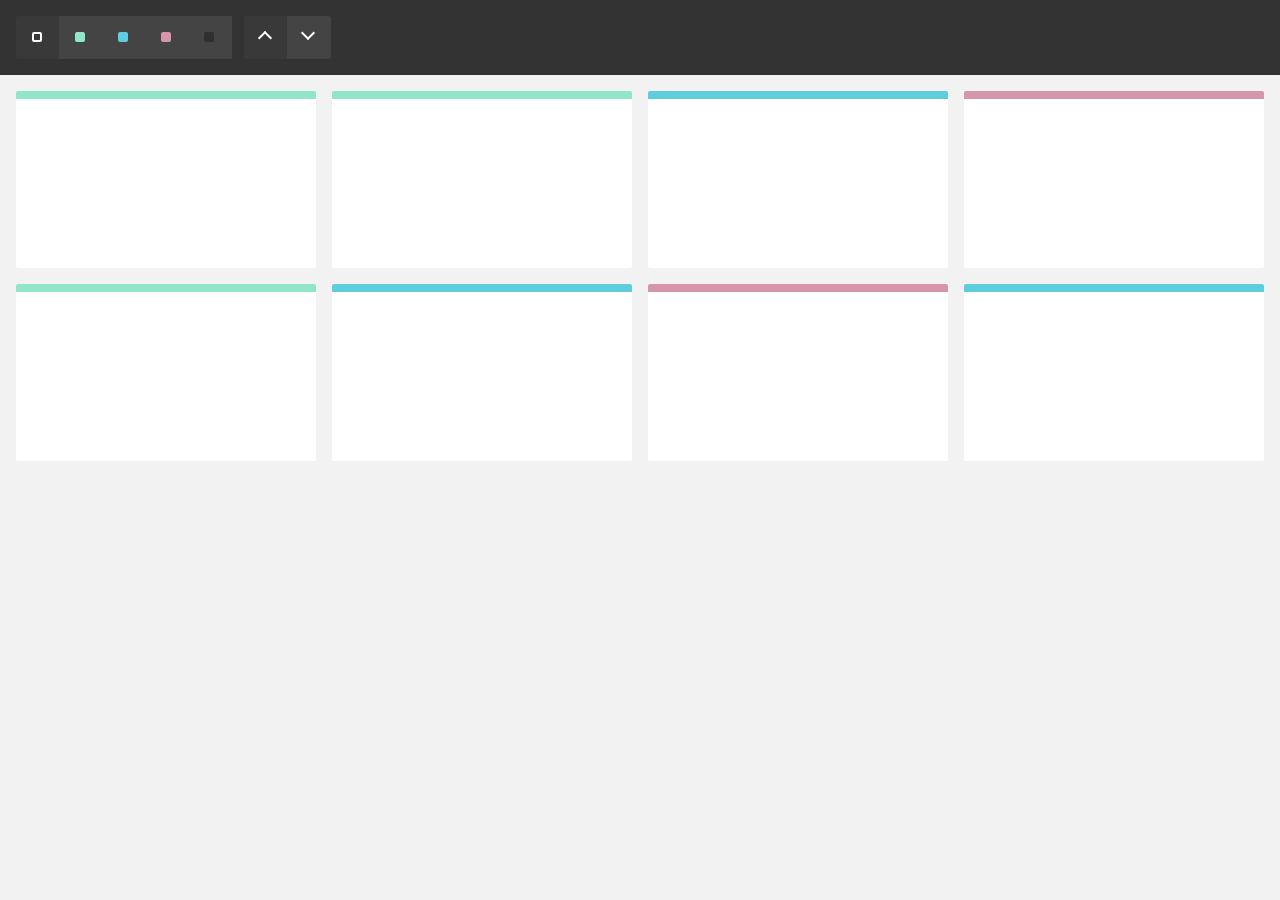
<file: Medicare_SuthaRaditya_ArticleMain/Medicare_SuthaRaditya_MixitupLibrary/demos/basic/index.html>
<!DOCTYPE html>
<html>
    <head>
        <meta name="viewport" content="width=device-width, initial-scale=1">

        <link href="../reset.css" rel="stylesheet"/>
        <link href="./style.css" rel="stylesheet"/>

        <title>MixItUp Demo - Basic</title>
    </head>
    <body>
        <div class="controls">
            <button type="button" class="control" data-filter="all">All</button>
            <button type="button" class="control" data-filter=".green">Green</button>
            <button type="button" class="control" data-filter=".blue">Blue</button>
            <button type="button" class="control" data-filter=".pink">Pink</button>
            <button type="button" class="control" data-filter="none">None</button>

            <button type="button" class="control" data-sort="default:asc">Asc</button>
            <button type="button" class="control" data-sort="default:desc">Desc</button>
        </div>

        <div class="container">
            <div class="mix green"></div>
            <div class="mix green"></div>
            <div class="mix blue"></div>
            <div class="mix pink"></div>
            <div class="mix green"></div>
            <div class="mix blue"></div>
            <div class="mix pink"></div>
            <div class="mix blue"></div>

            <div class="gap"></div>
            <div class="gap"></div>
            <div class="gap"></div>
        </div>

        <script src="../mixitup.min.js"></script>

        <script>
            var containerEl = document.querySelector('.container');

            var mixer = mixitup(containerEl);
        </script>
    </body>
</html>
</file>
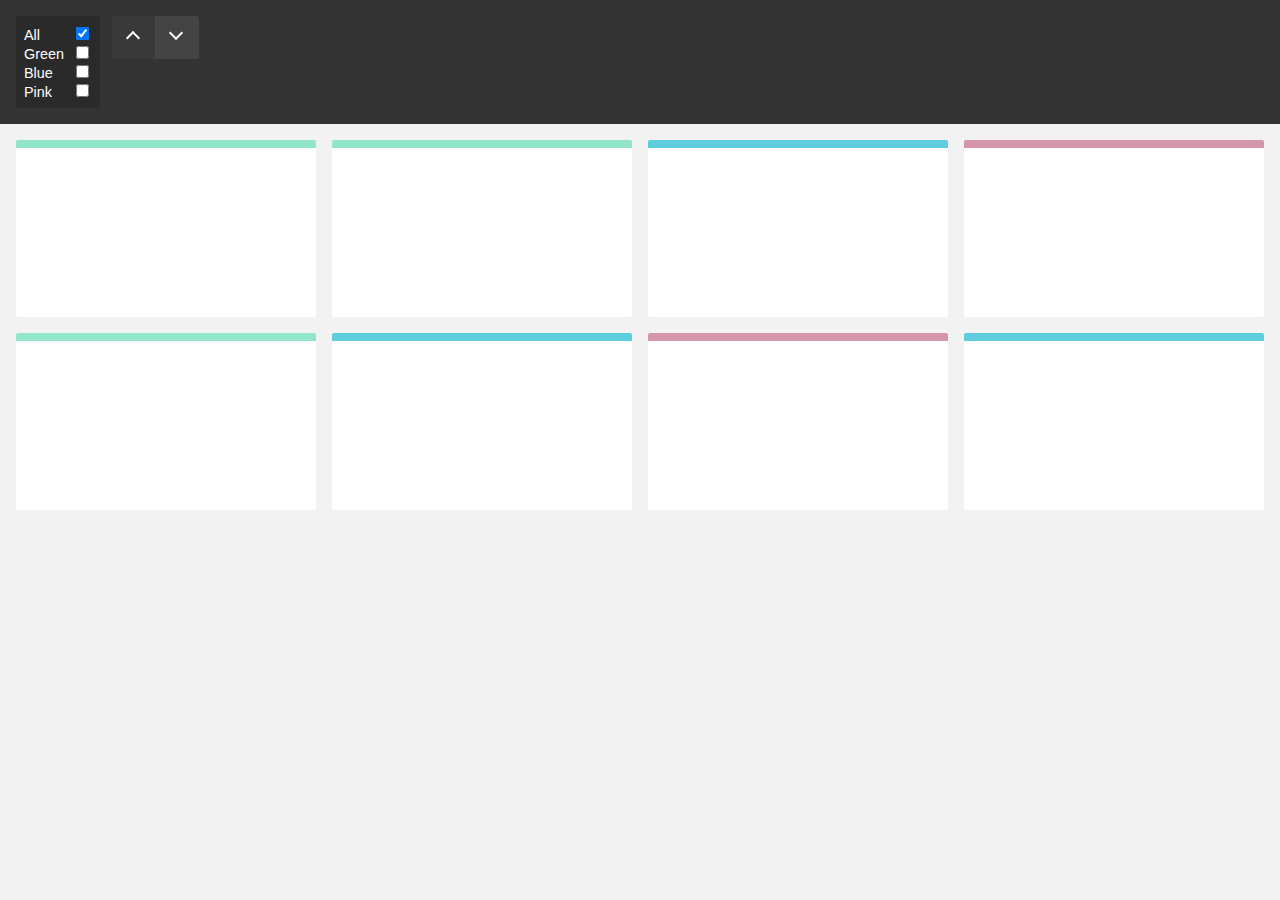
<file: Medicare_SuthaRaditya_ArticleMain/Medicare_SuthaRaditya_MixitupLibrary/demos/checkboxes-with-reset-checkbox/index.html>
<!DOCTYPE html>
<html>
    <head>
        <meta name="viewport" content="width=device-width, initial-scale=1">

        <link href="../reset.css" rel="stylesheet"/>
        <link href="./style.css" rel="stylesheet"/>

        <title>MixItUp Demo - Checkboxes with Reset Checkbox</title>
    </head>
    <body>
        <div class="controls">
            <div class="checkbox-group">
                <div class="checkbox">
                    <label class="checkbox-label">All</label>
                    <input type="checkbox" value="all" checked/>
                </div>

                <div class="checkbox">
                    <label class="checkbox-label">Green</label>
                    <input type="checkbox" value=".green"/>
                </div>

                <div class="checkbox">
                    <label class="checkbox-label">Blue</label>
                    <input type="checkbox" value=".blue"/>
                </div>

                <div class="checkbox">
                    <label class="checkbox-label">Pink</label>
                    <input type="checkbox" value=".pink"/>
                </div>
            </div>

            <button type="button" class="control" data-sort="default:asc">Asc</button>
            <button type="button" class="control" data-sort="default:desc">Desc</button>
        </div>

        <div class="container">
            <div class="mix green"></div>
            <div class="mix green"></div>
            <div class="mix blue"></div>
            <div class="mix pink"></div>
            <div class="mix green"></div>
            <div class="mix blue"></div>
            <div class="mix pink"></div>
            <div class="mix blue"></div>

            <div class="gap"></div>
            <div class="gap"></div>
            <div class="gap"></div>
        </div>

        <script src="../mixitup.min.js"></script>

        <script>
            // In this example, we must bind a 'change' event handler to
            // our checkboxes, then interact with the mixer via
            // its .filter() API methods.

            var containerEl = document.querySelector('.container');
            var checkboxGroup = document.querySelector('.checkbox-group');
            var checkboxes = checkboxGroup.querySelectorAll('input[type="checkbox"]');
            var allCheckbox = checkboxGroup.querySelector('input[value="all"]');

            var mixer = mixitup(containerEl);

            checkboxGroup.addEventListener('change', function(e) {
                var selectors = [];
                var checkbox;
                var i;

                if (e.target === allCheckbox && e.target.checked) {
                    // If the "all" checkbox was checked, uncheck all other checkboxes

                    for (i = 0; i < checkboxes.length; i++) {
                        checkbox = checkboxes[i];

                        if (checkbox !== allCheckbox) checkbox.checked = false;
                    }
                } else {
                    // Another checkbox was changed, uncheck "all".

                    allCheckbox.checked = false;
                }

                // Iterate through all checkboxes, pushing the
                // values of those that are checked into an array

                for (i = 0; i < checkboxes.length; i++) {
                    checkbox = checkboxes[i];

                    if (checkbox.checked) selectors.push(checkbox.value);
                }

                // If there are values in the array, join it into a string
                // using your desired logic, and send to the mixer's .filter()
                // method, otherwise filter by 'all'

                var selectorString = selectors.length > 0 ?
                    selectors.join(',') : // or '.' for AND logic
                    'all';

                mixer.filter(selectorString);
            });
        </script>
    </body>
</html>
</file>
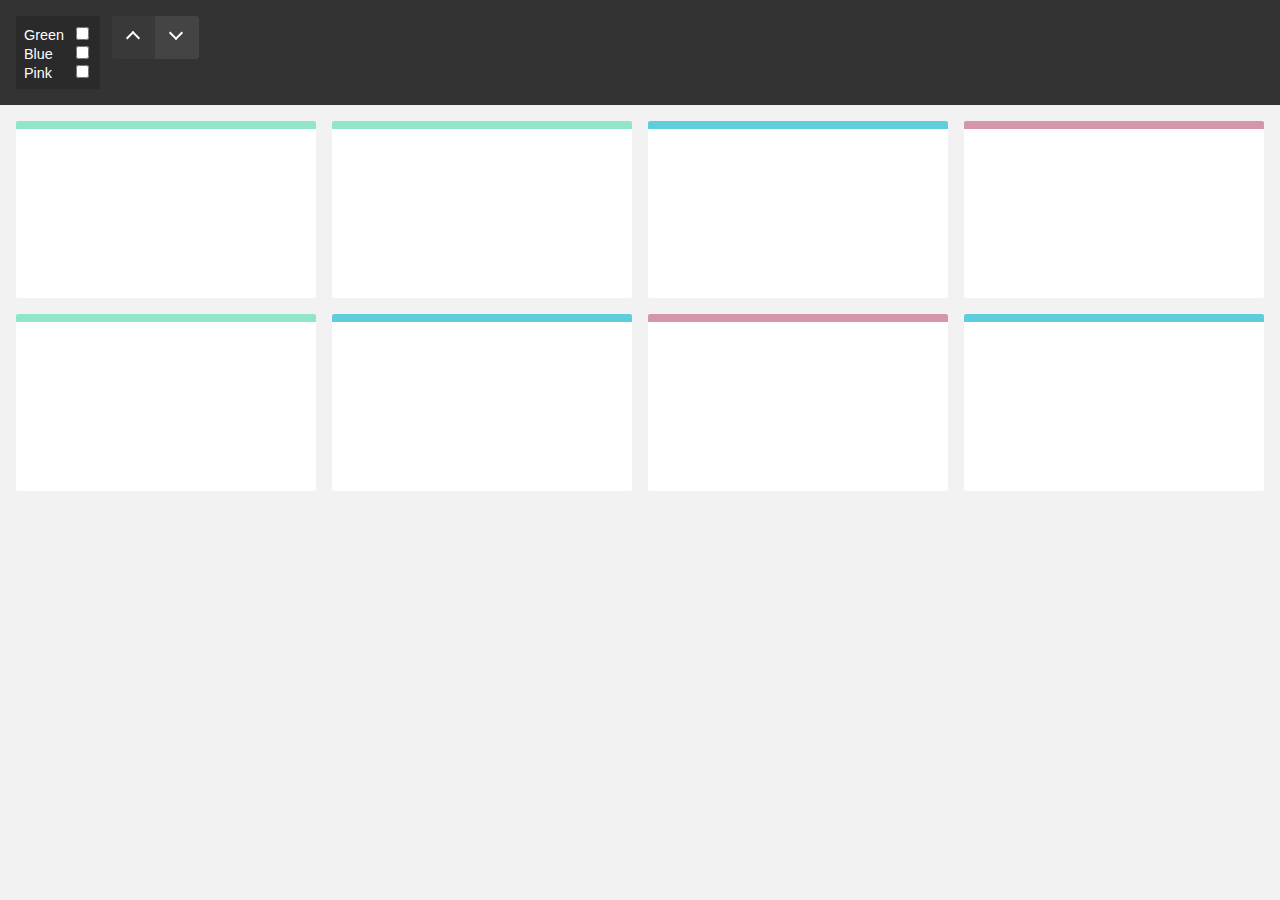
<file: Medicare_SuthaRaditya_ArticleMain/Medicare_SuthaRaditya_MixitupLibrary/demos/checkboxes/index.html>
<!DOCTYPE html>
<html>
    <head>
        <meta name="viewport" content="width=device-width, initial-scale=1">

        <link href="../reset.css" rel="stylesheet"/>
        <link href="./style.css" rel="stylesheet"/>

        <title>MixItUp Demo - Checkboxes</title>
    </head>
    <body>
        <div class="controls">
            <div class="checkbox-group">
                <div class="checkbox">
                    <label class="checkbox-label">Green</label>
                    <input type="checkbox" value=".green"/>
                </div>

                <div class="checkbox">
                    <label class="checkbox-label">Blue</label>
                    <input type="checkbox" value=".blue"/>
                </div>

                <div class="checkbox">
                    <label class="checkbox-label">Pink</label>
                    <input type="checkbox" value=".pink"/>
                </div>
            </div>

            <button type="button" class="control" data-sort="default:asc">Asc</button>
            <button type="button" class="control" data-sort="default:desc">Desc</button>
        </div>

        <div class="container">
            <div class="mix green"></div>
            <div class="mix green"></div>
            <div class="mix blue"></div>
            <div class="mix pink"></div>
            <div class="mix green"></div>
            <div class="mix blue"></div>
            <div class="mix pink"></div>
            <div class="mix blue"></div>

            <div class="gap"></div>
            <div class="gap"></div>
            <div class="gap"></div>
        </div>

        <script src="../mixitup.min.js"></script>

        <script>
            // In this example, we must bind a 'change' event handler to
            // our checkboxes, then interact with the mixer via
            // its .filter() API methods.

            var containerEl = document.querySelector('.container');
            var checkboxGroup = document.querySelector('.checkbox-group');
            var checkboxes = checkboxGroup.querySelectorAll('input[type="checkbox"]');

            var mixer = mixitup(containerEl);

            checkboxGroup.addEventListener('change', function() {
                var selectors = [];

                // Iterate through all checkboxes, pushing the
                // values of those that are checked into an array

                for (var i = 0; i < checkboxes.length; i++) {
                    var checkbox = checkboxes[i];

                    if (checkbox.checked) selectors.push(checkbox.value);
                }

                // If there are values in the array, join it into a string
                // using your desired logic, and send to the mixer's .filter()
                // method, otherwise filter by 'all'

                var selectorString = selectors.length > 0 ?
                    selectors.join(',') : // or '.' for AND logic
                    'all';

                mixer.filter(selectorString);
            });
        </script>
    </body>
</html>
</file>
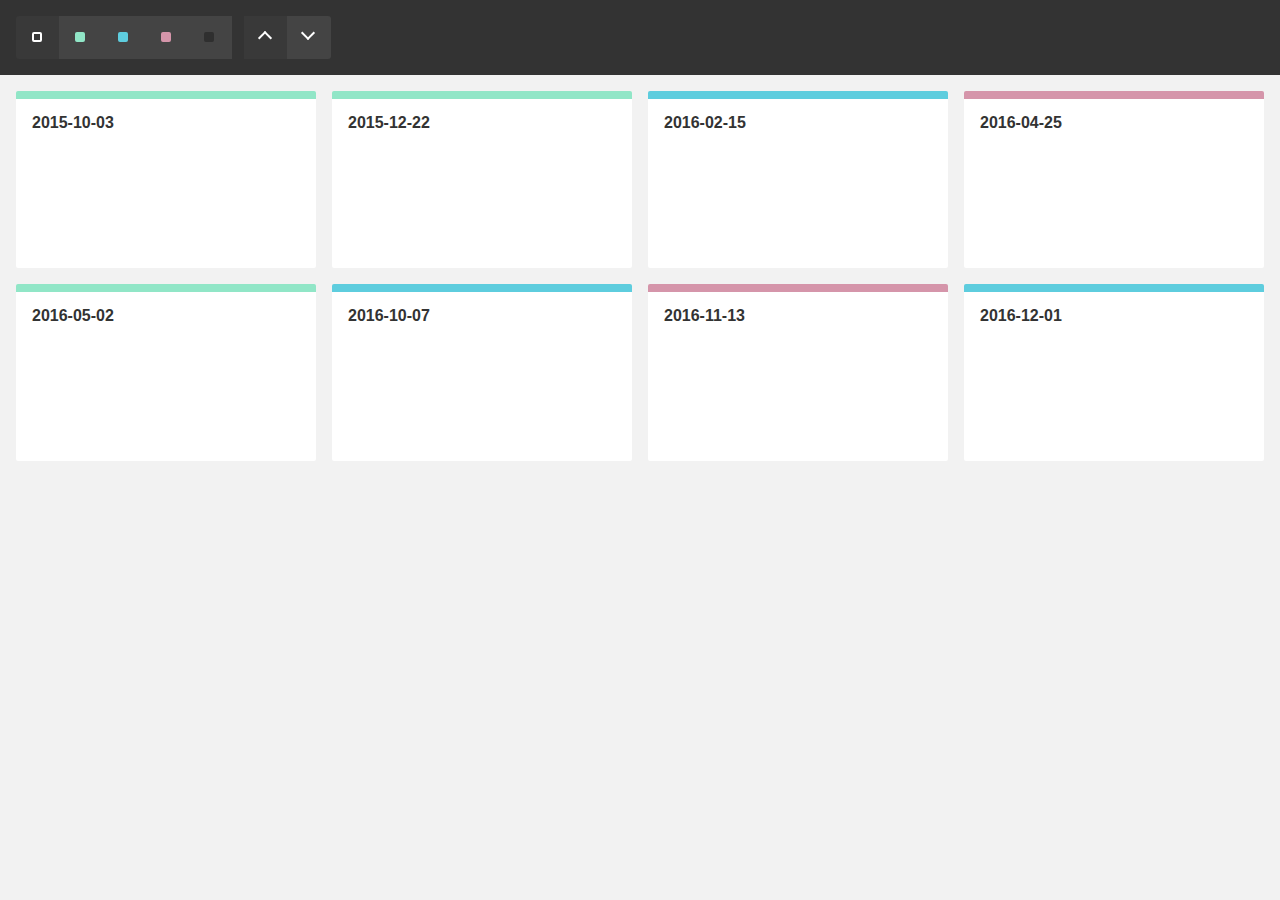
<file: Medicare_SuthaRaditya_ArticleMain/Medicare_SuthaRaditya_MixitupLibrary/demos/dataset-empty-container/index.html>
<!DOCTYPE html>
<html>
    <head>
        <meta name="viewport" content="width=device-width, initial-scale=1">

        <link href="../reset.css" rel="stylesheet"/>
        <link href="./style.css" rel="stylesheet"/>

        <title>MixItUp Demo - Dataset with an Empty Container</title>
    </head>
    <body>
        <div class="controls" data-ref="controls">
            <button type="button" class="control control-filter" data-ref="filter" data-color="all">All</button>
            <button type="button" class="control control-filter" data-ref="filter" data-color="green">Green</button>
            <button type="button" class="control control-filter" data-ref="filter" data-color="blue">Blue</button>
            <button type="button" class="control control-filter" data-ref="filter" data-color="pink">Pink</button>
            <button type="button" class="control control-filter" data-ref="filter" data-color="none">None</button>

            <button type="button" class="control control-sort" data-ref="sort" data-key="publishedDate" data-order="asc">Asc</button>
            <button type="button" class="control control-sort" data-ref="sort" data-key="publishedDate" data-order="desc">Desc</button>
        </div>

        <div class="container" data-ref="container">
            <div class="gap" data-ref="first-gap"></div>
            <div class="gap"></div>
            <div class="gap"></div>
        </div>

        <script src="../mock-api.js"></script>
        <script src="../mixitup.min.js"></script>

        <script>
            // Typically, our data would live in a DB and be retrieved via a JSON API, but in
            // this demo we will create a mock dataset using an array literal:

            var items = [
                {
                    id: 1,
                    color: 'green',
                    publishedDate: '2015-10-03'
                },
                {
                    id: 2,
                    color: 'green',
                    publishedDate: '2015-12-22'
                },
                {
                    id: 3,
                    color: 'blue',
                    publishedDate: '2016-02-15'
                },
                {
                    id: 4,
                    color: 'pink',
                    publishedDate: '2016-04-25'
                },
                {
                    id: 5,
                    color: 'green',
                    publishedDate: '2016-05-02'
                },
                {
                    id: 6,
                    color: 'blue',
                    publishedDate: '2016-10-07'
                },
                {
                    id: 7,
                    color: 'pink',
                    publishedDate: '2016-11-13'
                },
                {
                    id: 8,
                    color: 'blue',
                    publishedDate: '2016-12-01'
                }
            ];

            // The `Api` class is not part of MixItUp and has been created to mock
            // the asyncronous fetching of data for this demo. To use it, we must
            // create an api instance, passing in our mock data to represent the
            // contents of a DB.

            var api = new Api(items);

            // As we'll be building and binding our own UI, we'll start with caching
            // references to any DOM elements we'll need to work with

            var controls  = document.querySelector('[data-ref="controls"]');
            var filters   = document.querySelectorAll('[data-ref="filter"]');
            var sorts     = document.querySelectorAll('[data-ref="sort"]');
            var container = document.querySelector('[data-ref="container"]');

            // "Gap" elements are used to maintain even columns in a justified grid. See our
            // "MixItUp Grid Layouts" tutorial for more information.

            var firstGap = document.querySelector('[data-ref="first-gap"]');

            // We'll need to keep track of our active current filter so
            // that we can sort within the current filter.

            var activeColor = '';

            // Instantiate and configure the mixer

            var mixer = mixitup(container, {
                selectors: {
                    target: '[data-ref="item"]' // Query targets with an attribute selector to keep our JS and styling classes seperate
                },
                layout: {
                    siblingAfter: firstGap // Ensure the first "gap" element is known to mixitup incase of insertion into an empty container
                },
                data: {
                    uidKey: 'id' // Our data model must have a unique id. In this case, its key is 'id'
                },
                render: { // We must provide a target render function incase we need to render new items not in the initial dataset (not used in this demo)
                    target: function(item) {
                        return '<div class="item ' + item.color + '" data-ref="item"><time class="published-date">' + item.publishedDate + '</time></div>';
                    }
                }
            });

            /**
             * A helper function to set an active styling class on an active button,
             * and remove it from its siblings at the same time.
             *
             * @param {HTMLElement} activeButton
             * @param {HTMLELement[]} siblings
             * @return {void}
             */

            function activateButton(activeButton, siblings) {
                var button;
                var i;

                for (i = 0; i < siblings.length; i++) {
                    button = siblings[i];

                    button.classList[button === activeButton ? 'add' : 'remove']('control-active');
                }
            }

            /**
             * A click handler to detect the type of button clicked, read off the
             * relevent attributes, call the API, and trigger a dataset operation.
             *
             * @param   {HTMLElement} button
             * @return  {void}
             */

            function handleButtonClick(button) {
                // Define default values for color, sortBy and order
                // incase they are not present in the clicked button

                var color  = activeColor;
                var sortBy = 'id';
                var order  = 'asc';

                // If button is already active, or an operation is in progress, ignore the click

                if (button.classList.contains('control-active') || mixer.isMixing()) return;

                // Else, check what type of button it is, if any

                if (button.matches('[data-ref="filter"]')) {
                    // Filter button

                    activateButton(button, filters);

                    color = activeColor = button.getAttribute('data-color');
                } else if (button.matches('[data-ref="sort"]')) {
                    // Sort button

                    activateButton(button, sorts);

                    sortBy = button.getAttribute('data-key');
                    order = button.getAttribute('data-order');
                } else {
                    // Not a button

                    return;
                }

                // Now that we have our color filter and sorting order, we can fetch some data from the API.

                api.get({
                    color: color,
                    $sort_by: sortBy,
                    $order: order
                })
                    .then(function(items) {
                        // Our api returns an array of items which we can send
                        // straight to our mixer using the .dataset() method

                        return mixer.dataset(items);
                    })
                    .then(function(state) {
                        console.log('fetched ' + state.activeDataset.length + ' items');
                    })
                    .catch(console.error.bind(console));
            }

            // We can now set up a handler to listen for "click" events on our UI buttons

            controls.addEventListener('click', function(e) {
                handleButtonClick(e.target);
            });

            // Set controls the active controls on startup to match the default filter and sort

            activateButton(controls.querySelector('[data-color="all"]'), filters);
            activateButton(controls.querySelector('[data-order="asc"]'), sorts);

            // Finally, load the full dataset into the mixer

            mixer.dataset(items)
                .then(function(state) {
                    console.log('loaded ' + state.activeDataset.length + ' items');
                });

            // NB: Always remember to destroy the instance with mixer.destroy() when your
            // component unmounts to ensure that event handlers are unbound and the
            // instance can be garbage collected.
        </script>
    </body>
</html>
</file>
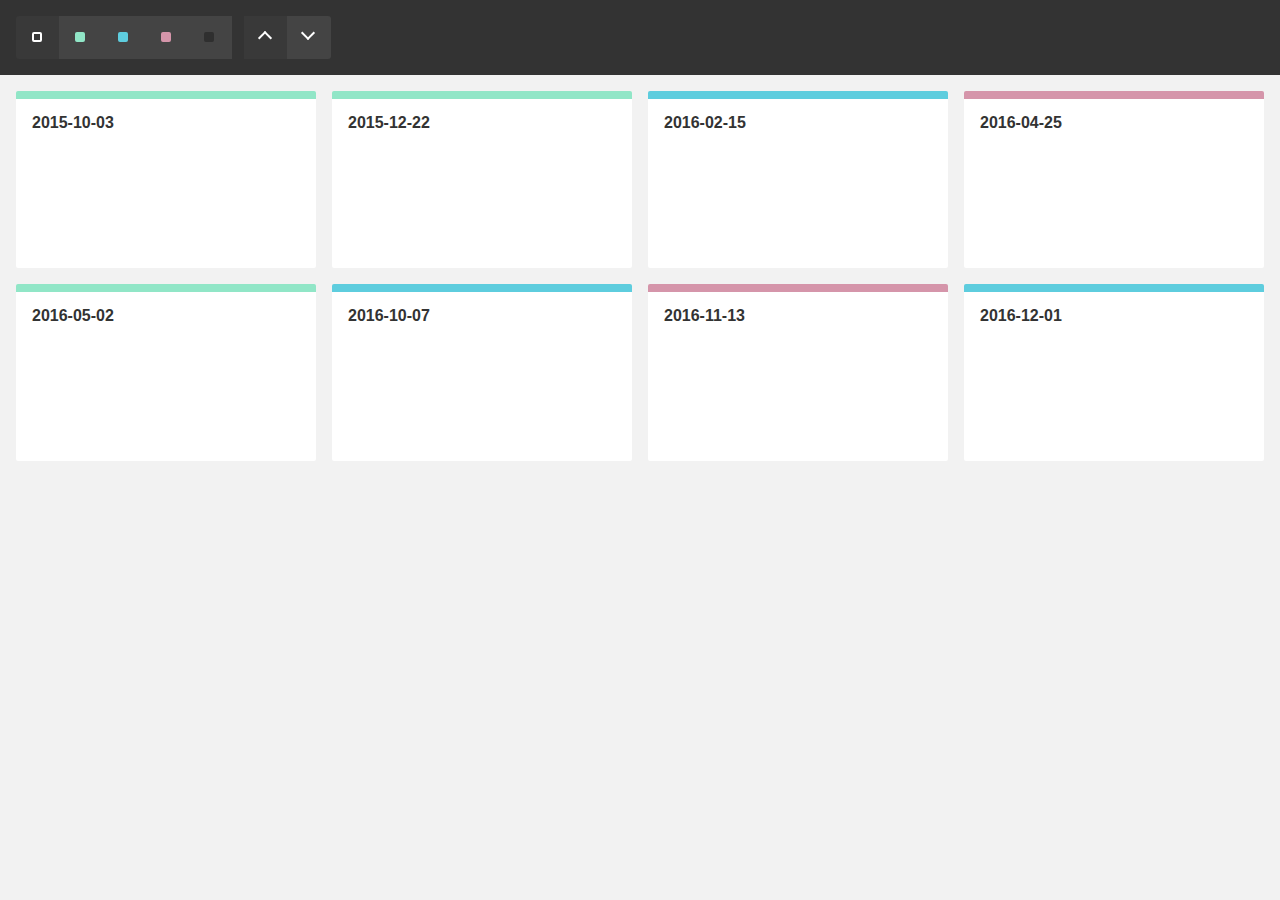
<file: Medicare_SuthaRaditya_ArticleMain/Medicare_SuthaRaditya_MixitupLibrary/demos/dataset-pre-rendered-targets/index.html>
<!DOCTYPE html>
<html>
    <head>
        <meta name="viewport" content="width=device-width, initial-scale=1">

        <link href="../reset.css" rel="stylesheet"/>
        <link href="./style.css" rel="stylesheet"/>

        <title>MixItUp Demo - Dataset with Pre-rendered Targets</title>
    </head>
    <body>
        <div class="controls" data-ref="controls">
            <button type="button" class="control control-filter" data-ref="filter" data-color="all">All</button>
            <button type="button" class="control control-filter" data-ref="filter" data-color="green">Green</button>
            <button type="button" class="control control-filter" data-ref="filter" data-color="blue">Blue</button>
            <button type="button" class="control control-filter" data-ref="filter" data-color="pink">Pink</button>
            <button type="button" class="control control-filter" data-ref="filter" data-color="none">None</button>

            <button type="button" class="control control-sort" data-ref="sort" data-key="publishedDate" data-order="asc">Asc</button>
            <button type="button" class="control control-sort" data-ref="sort" data-key="publishedDate" data-order="desc">Desc</button>
        </div>

        <div class="container" data-ref="container">
            <div class="item green" data-ref="item">
                <time class="published-date">2015-10-03</time>
            </div>

            <div class="item green" data-ref="item">
                <time class="published-date">2015-12-22</time>
            </div>

            <div class="item blue" data-ref="item">
                <time class="published-date">2016-02-15</time>
            </div>

            <div class="item pink" data-ref="item">
                <time class="published-date">2016-04-25</time>
            </div>

            <div class="item green" data-ref="item">
                <time class="published-date">2016-05-02</time>
            </div>

            <div class="item blue" data-ref="item">
                <time class="published-date">2016-10-07</time>
            </div>

            <div class="item pink" data-ref="item">
                <time class="published-date">2016-11-13</time>
            </div>

            <div class="item blue" data-ref="item">
                <time class="published-date">2016-12-01</time>
            </div>

            <div class="gap" data-ref="first-gap"></div>
            <div class="gap"></div>
            <div class="gap"></div>
        </div>

        <script src="../mock-api.js"></script>
        <script src="../mixitup.min.js"></script>

        <script>
            // Typically, our data would live in a DB and be retrieved via a JSON API, but in
            // this demo we will create a mock dataset using an array literal.

            // You will notice that this data exactly matches our pre-rendered targets.

            var items = [
                {
                    id: 1,
                    color: 'green',
                    publishedDate: '2015-10-03'
                },
                {
                    id: 2,
                    color: 'green',
                    publishedDate: '2015-12-22'
                },
                {
                    id: 3,
                    color: 'blue',
                    publishedDate: '2016-02-15'
                },
                {
                    id: 4,
                    color: 'pink',
                    publishedDate: '2016-04-25'
                },
                {
                    id: 5,
                    color: 'green',
                    publishedDate: '2016-05-02'
                },
                {
                    id: 6,
                    color: 'blue',
                    publishedDate: '2016-10-07'
                },
                {
                    id: 7,
                    color: 'pink',
                    publishedDate: '2016-11-13'
                },
                {
                    id: 8,
                    color: 'blue',
                    publishedDate: '2016-12-01'
                }
            ];

            // The `Api` class is not part of MixItUp and has been created to mock
            // the asyncronous fetching of data for this demo. To use it, we must
            // create an api instance, passing in our mock data to represent the
            // contents of a DB.

            var api = new Api(items);

            // As we'll be building and binding our own UI, we'll start with caching
            // references to any DOM elements we'll need to work with

            var controls  = document.querySelector('[data-ref="controls"]');
            var filters   = document.querySelectorAll('[data-ref="filter"]');
            var sorts     = document.querySelectorAll('[data-ref="sort"]');
            var container = document.querySelector('[data-ref="container"]');

            // "Gap" elements are used to maintain even columns in a justified grid. See our
            // "MixItUp Grid Layouts" tutorial for more information.

            var firstGap = document.querySelector('[data-ref="first-gap"]');

            // We'll need to keep track of our active current filter so
            // that we can sort within the current filter.

            var activeColor = '';

            // Instantiate and configure the mixer

            var mixer = mixitup(container, {
                selectors: {
                    target: '[data-ref="item"]' // Query targets with an attribute selector to keep our JS and styling classes seperate
                },
                layout: {
                    siblingAfter: firstGap // Ensure the first "gap" element is known to mixitup incase of insertion into an empty container
                },
                load: {
                    dataset: items // As we have pre-rendered targets, we must "prime" MixItUp with their underlying data
                },
                data: {
                    uidKey: 'id' // Our data model must have a unique id. In this case, its key is 'id'
                },
                render: { // We must provide a target render function incase we need to render new items not in the initial dataset (not used in this demo)
                    target: function(item) {
                        return '<div class="item ' + item.color + '" data-ref="item"><time class="published-date">' + item.publishedDate + '</time></div>';
                    }
                }
            });

            /**
             * A helper function to set an active styling class on an active button,
             * and remove it from its siblings at the same time.
             *
             * @param {HTMLElement} activeButton
             * @param {HTMLELement[]} siblings
             * @return {void}
             */

            function activateButton(activeButton, siblings) {
                var button;
                var i;

                for (i = 0; i < siblings.length; i++) {
                    button = siblings[i];

                    button.classList[button === activeButton ? 'add' : 'remove']('control-active');
                }
            }

            /**
             * A click handler to detect the type of button clicked, read off the
             * relevent attributes, call the API, and trigger a dataset operation.
             *
             * @param   {HTMLElement} button
             * @return  {void}
             */

            function handleButtonClick(button) {
                // Define default values for color, sortBy and order
                // incase they are not present in the clicked button

                var color  = activeColor;
                var sortBy = 'id';
                var order  = 'asc';

                // If button is already active, or an operation is in progress, ignore the click

                if (button.classList.contains('control-active') || mixer.isMixing()) return;

                // Else, check what type of button it is, if any

                if (button.matches('[data-ref="filter"]')) {
                    // Filter button

                    activateButton(button, filters);

                    color = activeColor = button.getAttribute('data-color');
                } else if (button.matches('[data-ref="sort"]')) {
                    // Sort button

                    activateButton(button, sorts);

                    sortBy = button.getAttribute('data-key');
                    order = button.getAttribute('data-order');
                } else {
                    // Not a button

                    return;
                }

                // Now that we have our color filter and sorting order, we can fetch some data from the API.

                api.get({
                    color: color,
                    $sort_by: sortBy,
                    $order: order
                })
                    .then(function(items) {
                        // Our api returns an array of items which we can send
                        // straight to our mixer using the .dataset() method

                        return mixer.dataset(items);
                    })
                    .then(function(state) {
                        console.log('fetched ' + state.activeDataset.length + ' items');
                    })
                    .catch(console.error.bind(console));
            }

            // We can now set up a handler to listen for "click" events on our UI buttons

            controls.addEventListener('click', function(e) {
                handleButtonClick(e.target);
            });

            // Set controls the active controls on startup to match the default filter and sort

            activateButton(controls.querySelector('[data-color="all"]'), filters);
            activateButton(controls.querySelector('[data-order="asc"]'), sorts);

            // NB: Always remember to destroy the instance with mixer.destroy() when your
            // component unmounts to ensure that event handlers are unbound and the
            // instance can be garbage collected.
        </script>
    </body>
</html>
</file>
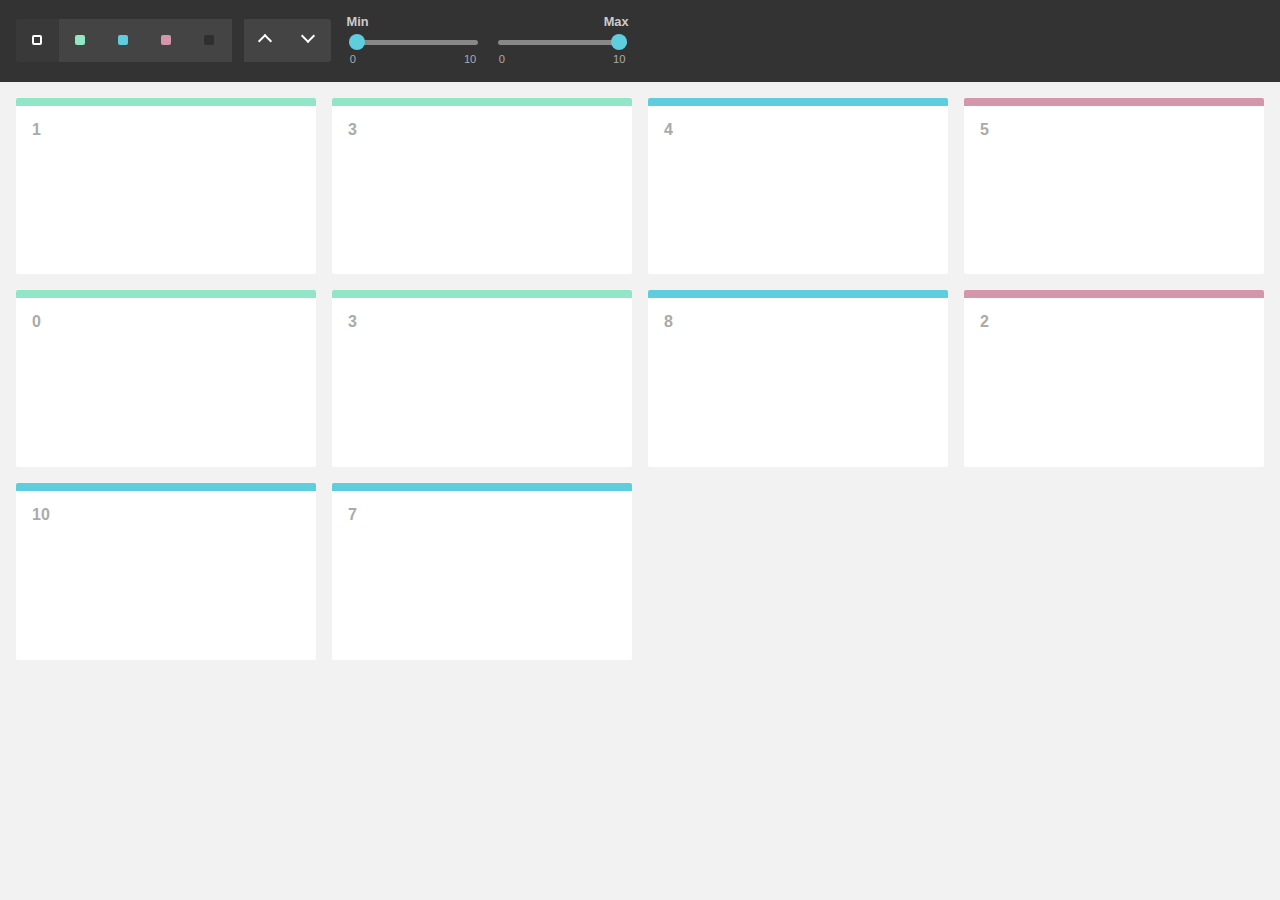
<file: Medicare_SuthaRaditya_ArticleMain/Medicare_SuthaRaditya_MixitupLibrary/demos/filtering-by-range/index.html>
<!DOCTYPE html>
<html>
    <head>
        <meta name="viewport" content="width=device-width, initial-scale=1">

        <link href="../reset.css" rel="stylesheet"/>
        <link href="./style.css" rel="stylesheet"/>

        <title>MixItUp Demo - Filtering by Range</title>

        <!--
        This demo hooks into MixItUp's plugins API to provide a means of applying
        additional non-selector-based contraints to our filtering logic, such as a
        minimum and maximum range.

        Although this demo uses the native <input type="range"> only, you are free to use any
        specialised range slider UI library instead (e.g. Bootstrap, jQuery UI, etc). Simply
        update the `getRange()` function to read values in from your plugin's API instead.

        NB: REQUIRES MixItUp v3.3.0 OR LATER!
        -->
    </head>
    <body>
        <div class="controls">
            <button type="button" class="control" data-filter="all">All</button>
            <button type="button" class="control" data-filter=".green">Green</button>
            <button type="button" class="control" data-filter=".blue">Blue</button>
            <button type="button" class="control" data-filter=".pink">Pink</button>
            <button type="button" class="control" data-filter="none">None</button>

            <button type="button" class="control" data-sort="size:asc">Asc</button>
            <button type="button" class="control" data-sort="size:desc">Desc</button>

            <datalist id="sizeLegend">
                <option value="0">
                <option value="1">
                <option value="2">
                <option value="3">
                <option value="4">
                <option value="6">
                <option value="7">
                <option value="8">
                <option value="9">
                <option value="10">
            </datalist>

            <div class="range-slider">
                <label class="range-slider-label">Min</label>

                <input name="minSize" class="range-slider-input" type="range" min="0" max="10" value="0" list="sizeLegend"/>
            </div>

            <div class="range-slider">
                <label class="range-slider-label">Max</label>

                <input name="maxSize" class="range-slider-input" type="range" min="0" max="10" value="10" list="sizeLegend"/>
            </div>
        </div>

        <div class="container" data-ref="container">
            <div class="mix green" data-size="1"></div>
            <div class="mix green" data-size="3"></div>
            <div class="mix blue" data-size="4"></div>
            <div class="mix pink" data-size="5"></div>
            <div class="mix green" data-size="0"></div>
            <div class="mix green" data-size="3"></div>
            <div class="mix blue" data-size="8"></div>
            <div class="mix pink" data-size="2"></div>
            <div class="mix blue" data-size="10"></div>
            <div class="mix blue" data-size="7"></div>

            <div class="gap"></div>
            <div class="gap"></div>
            <div class="gap"></div>
        </div>

        <script src="../mixitup.min.js"></script>

        <script>
            var container = document.querySelector('[data-ref="container"]');
            var minSizeRangeInput = document.querySelector('[name="minSize"]');
            var maxSizeRangeInput = document.querySelector('[name="maxSize"]');

            var mixer = mixitup(container, {
                animation: {
                    duration: 350
                }
            });

            /**
             * Reads the values from our two native range inputs, returning an object
             * with `min` and `max` numeric values.
             *
             * @return {object}
             */

            function getRange() {
                var min = Number(minSizeRangeInput.value);
                var max = Number(maxSizeRangeInput.value);

                return {
                    min: min,
                    max: max
                };
            }

            /**
             * Ensures that the mixer is re-filtered whenever the value of a range
             * input changes.
             *
             * @return {void}
             */

            function handleRangeInputChange() {
                mixer.filter(mixer.getState().activeFilter);
            }

            /**
             * Allows us to manipulate the test result (`true` or `false`) of a
             * target against the current filter selector(s) (e.g. `.blue`).
             *
             * In this case we want to apply an additional constraint of whether or not the
             * target is within an arbitrary range, and override the test result to `false`
             * if not. The function must always return the test result.
             *
             * @param {boolean} testResult
             *     A boolean indicating whether or not the target is passing the current filtering criteria.
             * @param {mixitup.Target} target
             *     A reference to the target being tested
             * @return {boolean}
             */

            function filterTestResult(testResult, target) {
                var size = Number(target.dom.el.getAttribute('data-size'));
                var range = getRange();

                if (size < range.min || size > range.max) {
                    testResult = false;
                }

                return testResult;
            }

            // Using the static method `registerFilter` from the MixItUp plugins API, we can
            // register the above function as a filter, to manipulate the value returned from the
            // `testResultEvaluateHideShow` hook.

            mixitup.Mixer.registerFilter('testResultEvaluateHideShow', 'range', filterTestResult);

            // Listen for change events from the two range inputs

            minSizeRangeInput.addEventListener('change', handleRangeInputChange);
            maxSizeRangeInput.addEventListener('change', handleRangeInputChange);
        </script>
    </body>
</html>
</file>
<file: Medicare_SuthaRaditya_ArticleContent/Medicare_SuthaRaditya_SourceCode/style.css>
@import url('https://fonts.googleapis.com/css2?family=Poppins:wght@200;300;400;500;600;700&display=swap');
*{
  scroll-behavior: smooth;
}
html,
body {
    margin-top: 1em;
}
*{
    margin: 0;
    padding: 0;
    box-sizing: border-box;
    font-family: 'Poppins', sans-serif;
    text-decoration: none;
  }
  .link-active {
    color: #2F89FC !important;
    border-bottom: 2px solid #2F89FC;
    font-weight: 500 !important;
  }
  .scroll-up-btn{
    position: fixed;
    height: 45px;
    width: 42px;
    background: #1d3557;
    right: 30px;
    bottom: 10px;
    text-align: center;
    line-height: 45px;
    color: #fff;
    z-index: 9999;
    font-size: 30px;
    border-radius: 6px;
    border-bottom-width: 2px;
    cursor: pointer;
    opacity: 0;
    pointer-events: none;
    transition: all 0.3s ease;
}
.scroll-up-btn.add{
    bottom: 30px;
    opacity: 1;
    pointer-events: auto;
}
.scroll-up-btn:hover{
    filter: brightness(90%);
}

  /*========================== custom scroll bar ==========================*/
::-webkit-scrollbar {
  width: 10px;
}
::-webkit-scrollbar-track {
  background: #f1f1f1;
}
::-webkit-scrollbar-thumb {
  background: #2F89FC;
  border-radius: 8px;
}
::-webkit-scrollbar-thumb:hover {
  background: #3BA1DA;
}
.border {
    border: 1px solid;
  }


/*================ navbar styling  ================*/
.navbar .content {
    max-width: 1900px;
    width: 94%;
    margin: auto;
    padding: 0 30px;
    transition: 0.35s ease;
  }
  .navbar.sticky .content {
    width: 80%;
  }
  
  .content{
      max-width: 1250px;
      margin: auto;
      padding: 0 30px;
    }
    .navbar{
      padding: 0;
      position: fixed;
      width: 100%;
      height: 60px;
      top: 0;
      z-index: 2;
      padding-top: 0.6em;
      /* padding: 25px 0; */
      transition: all 0.2s ease;
      border-bottom: 0.5px solid rgba(0,0,0,0.1);
    }
    .navbar .input {
      display: none;
      opacity: 0;
    }
    .navbar.sticky .input {
      display: block;
      opacity: 1;
    }
    .navbar.sticky .login-btn {
      display: none;
    }
    .navbar.sticky{
        z-index: 999;
      background: #fff;
      /* box-shadow: 0px 3px 5px 0px rgba(0,0,0,0.1); */
    }
    .navbar.sticky .login-btn{
      opacity: 0;
      margin: 0;
    }
    .navbar .content{
      display: flex;
      align-items: center;
      justify-content: space-between;
    }
    .navbar .logo a{
        color: #000;
        font-size: 25px;
        font-weight: 600;
        text-decoration: none;
        display: flex;
        align-items: center;  
    }
    .navbar .logo p{
      margin-left: 0.5em;
    }
    .logo .betterphone {
        display: flex;
        align-items:center ;
        height: 60px;
        width: 60px;
    }
    .navbar .menu-list{
      display: inline-flex;
    }
    .menu-list li{
      display: flex;
      justify-content: center;
      align-items: center;
      list-style: none;
    }
    .menu-list li a{
      color: #000;
      font-size: 16px !important;
      font-weight: 400;
      margin-left: 25px;
      text-decoration: none;
      transition: all 0.15s ease;
    }
    .menu-list li a:hover{
      color: #2F89FC;
    }
    .menu-list li a::after {
        content: '';
        width: 0%;
        height: 4px;
        animation: 4s bg infinite;
        display: block;
        /* margin-left: 25px; */
        transition: 0.5s;
    }
    .menu-list li a:hover::after{
        /* width: 75%; */
    }
    .navbar .logo span {
      color: #2F89FC;
    }
    .navbar ul li .login-btn {
      font-weight: 500;
      margin: 0 1em 0 2em;
      width: 110px;
      height: 40px;
      border-radius: 5px;
      background-color: #2F89FC;
      color: white;
      display: flex;
      flex-direction: row;
      justify-content: center;
      align-items: center;
      transition: 0.15s ease-in-out !important;
      font-size: 15px;
      letter-spacing: 1.2px;
    }
    .navbar ul li .login-btn:hover {
      background-color:transparent;
      color: #2F89FC;
      border: 2px solid #2F89FC;
    }
    .navbar ul li .login-btn {
      color: #fff;
    }
    .icon{
      color: #000;
      font-size: 20px;
      cursor: pointer;
      display: none;
    }
    .menu-list .cancel-btn{
      position: absolute;
      right: 30px;
      top: 20px;
    }
    .navbar .logo img {
      width: 30px;
      height: 30px;
    }
  
  
    @media (max-width: 1230px) {
      .content{
        padding: 0 60px;
      }
    }
    @media (max-width: 1000px) {
      body.disabled{
        overflow: hidden;
      }
      .icon{
        display: block;
      }
      .icon.hide{
        display: none;
      }
      .navbar .menu-list{
        position: fixed;
        height: 100vh;
        width: 100%;
        max-width: 400px;
        left: -100%;
        top: 0px;
        display: block;
        padding: 40px 0;
        text-align: center;
        background: #fff;
        transition: all 0.3s ease;
      }
      .navbar.show .menu-list{
        left: 0%;
      }
      .navbar .menu-list li{
        margin-top: 45px;
      }
      .navbar .menu-list li a{
        font-size: 23px;
        margin-left: -100%;
        transition: 0.6s cubic-bezier(0.68, -0.55, 0.265, 1.55);
      }
      .navbar.show .menu-list li a{
        margin-left: 0px;
      }
     
    }
    @media (max-width: 600px) {
      .navbar .logo a{
        font-size: 18px;
      }
      .logo .betterphone {
        height: 40px;
        width: 40px;
      }
      .navbar .menu-list li a{
        font-size: 12px;
      }
      .navbar .menu-list {
        max-width: 200px;
      }
    }
    

    
  .header {
    padding-top: 2em;
    width: 100%;
    height: auto;
    display: grid;
    place-items: center;
  }
  .header .container {
    width: 80%;
    height: 100%;
    display: flex;
    flex-direction: column;
    justify-content: center;
    align-items: center;
  }
  .header .title {
    width: 100%;
    height: auto;
    padding: 1em 1em;
    display: flex;
    flex-direction: column;
    justify-content: center;
    align-items: center;
    color: #151515;
  }
  .header .title .details {
    /* width: 100%; */
    height: auto;
    font-size: 12px;
    opacity: 0.6;
  }
  .header .title .title-txt {
    /* width: 100%; */
    height: auto;
    padding-top: 0.5em;
    font-size: 30px;
    font-weight: 600;
  }
  .header .title .title-txt span {
    /* background-color: #3BA1DA; */
    /* color: #f2f4f8; */
    color: #2F89FC;
    /* border-radius: 4px; */
    /* padding: 0.2em 1em 0.2em 0.2em; */
  }
  .header .title .sub-title {
    /* width: 100%; */
    height: auto;
    padding-top: 1em;
    font-size: 14px;
    font-weight: 500;
  }
  .header .title .tags {
    /* width: 100%; */
    height: auto;
    padding-top: 2em;
    display: flex;
    flex-direction: row;
    justify-content: center;
    align-items: center;
  }
  .header .tags .box:hover {
    cursor: pointer;
    background-color: #3BA1DA;
    color: white;
  }
  .tags .box {
    width: auto;
    height: 40px;
    border-radius: 5px;
    padding: 0.5em 0.8em;
    margin: 0 0.5em;
    background-color: #EEF0F7;
    color: #586BB2;
    transition: 0.15s ease;
  }
  .header .banner {
    margin-top: 2em;
    width: 100%;
    height: 50vh;
    border-radius: 5px;
    /* background-image: url("../Article-Main/assets/covid33.jpg"); */
    /* background-image: url("../Article-Main/assets/covid44.jpg"); */
    background-image: url("../../Medicare_SuthaRaditya_ArticleMain/Medicare_SuthaRaditya_Assets/covid22.jpg");
    background-size: cover;
    background-position: center;
    display: flex;
    flex-direction: column;
    justify-content: center;
    align-items: center;
  }
  .header .banner span {
    width: fit-content;
    padding: 0.2em 1em 0.1em 0.3em;
    background-color: #3BA1DA;
    border-radius: 5px 0 5px 5px;
  }
  .header .banner p {
    font-size: 40px;
    letter-spacing: 1.5px;
    font-weight: 600;
    color: #f2f4f8;
    width: fit-content;
    margin-left: 12em;
    border-radius: 5px;
  }


    .article__content {
        width: 100%;
        height: 100vh;
        display: grid;
        place-items: center;
        padding-top: 4em;
    }
    .article__content .container {
        width: 80%;
        height: 100%;
        display: flex;
        flex-direction: column;
        justify-content: center;
        align-items: center;
    }
    .article__content .content {
        width: 100%;
        height: 100vh;
        display: flex;
        flex-direction: column;
        justify-content: center;
        align-items: center;
        position: relative;
    }
    .article__content .txt__content {
        width: 100%;
        height: 100%;
        padding: 2em 5em 2em 0;
        display: flex;
        flex-direction: column;
        justify-content: top;
        align-items: left;
        position: relative;
        z-index: 1;
    }
    .article__content .txt__content::after {
        top: 0;
        left: 0;
        right: 0;
        bottom: 0;
        content: '';
        width: 100%;
        height: 100%;
        position: absolute;
        background: rgba(255, 255, 255, 0.49);
        backdrop-filter: blur(11.4px);
        -webkit-backdrop-filter: blur(11.4px);
    }
    .article__content .txt__content .img {
        width: 500px;
        height: 60%;
        z-index: -1;
        position: absolute;
        top: 6em;
        right: 0;
        transform: translateX(5em);
    }
    .article__content .txt__content img:nth-child(2) {
        transform: translateY(5em);
    }
    .article__content .txt__content .title__txt {
        padding-top: 0.5em;
        font-size: 25px;
        font-weight: 600;
        letter-spacing: 0.5px;
        z-index: 10;
    }
    .article__content .txt__content .desc__txt {
        width: 600px;
        font-size: 14px;
        padding-top: 2em;
        z-index: 10;
        opacity: 0.8;
    }
    .article__content .txt__content .desc__txt span {
        /* color: #2F89FC; */
        font-weight: 600;
        opacity: 1;
    }
    .article__content .txt__content .desc__txt p:nth-child(2) {
        padding: 1em 0;
    }
    .article__content .txt__content .sub__title {
        padding-top: 5em;
        width: fit-content;
        text-align: left;
        /* border: 1px solid; */
        padding: 0.5em 1em;
        background-color: #EEF0F7;
        color: #586BB2;
        font-size: 14px;
        font-weight: 500;
        border-radius: 5px;
        letter-spacing: 0.5px;
        z-index: 10;        
    }
    .article__content .social__media {
        position: absolute;
        /* right: 0; */
        /* top: 0; */
        display: flex;
        flex-direction: column;
        justify-content: center;
        align-items: center;
        width: auto;
        height: auto;
        padding: 1em 1em;
        position: fixed;
        z-index: 99;
        right: 2em;
        top: 5em;
    }
    .article__content .social__media .rounded {
        width: 50px;
        height: 50px;
        border-radius: 50%;
        margin: 0.5em 0;
        border: 1px solid rgba(0,0,0,0.2);
        display: grid;
        place-items: center;
        transition: .15s ease;
    }
    .article__content .social__media .rounded:hover {
        cursor: pointer;
        border: 2px solid black;
        box-shadow: rgba(149, 157, 165, 0.2) 0px 8px 24px;
    }



    .gejala {
        width: 100%;
        height: 80vh;
        background-color: #F3F9FE;
        position: relative;
        z-index: 11;
    }
    .gejala .content {
        width: 100%;
        height: 100%;
        display: flex;
        flex-direction: column;
        justify-content: center;
        align-items: center;
    }
    .gejala .txt-content {
        width: 100%;
        height: 30%;
        padding: 1em 1em;
        display: flex;
        flex-direction: column;
        justify-content: center;
        align-items: center;
    }
    .gejala .txt-content .sub-title {
        width: fit-content;
        height: auto;
        font-size: 14px;
        font-weight: 500;
        padding: 0.5em 1em;
        background-color: #EEF0F7;
        color: #586BB2;
        letter-spacing: 1px;
        border-radius: 5px;
    }
    .gejala .txt-content .title-txt {
        padding-top: 0.5em;
        width: fit-content;
        height: auto;
        font-size: 25px;
        font-weight: 600;
    }
    .gejala .txt-content .desc-txt {
        font-size: 14px;
        font-weight: normal;
        width: fit-content;
        height: auto;
        opacity: 0.7;        
        padding-top: 1em;
    }
    .gejala .box-content {
        margin-top: -2em;
        width: 100%;
        height: 70%;
        display: flex;
        flex-direction: row;
        justify-content: center;
        align-items: center;
    }
    .gejala .box-content .box{
        width: 300px;
        height: 300px;
        border-radius: 5px;
        margin: 0.5em 1.5em ;
        display: flex;
        flex-direction: column;
        justify-content: center;
        align-items: center;
    }
    .gejala .box .img-content {
        width: 100%;
        height: 70%;
        display: flex;
        justify-content: center;
        align-items: center;
        background: #fff;
    }
    .gejala .img-content img {
        background: #fff;
        border-radius: 5px;
        width: 300px;
        height: auto;
        box-shadow: rgba(149, 157, 165, 0.2) 0px 8px 24px;   
        transition: .25s ease;
    }
    .gejala .box .txt {
        width: fit-content;
        height: auto;
        transform: translateY(1em);
        padding: 0.8em 1.5em;
        font-size: 17px;
        font-weight: 500;
        border-radius:8px;
        /* border-radius: 15px; */
        letter-spacing: 0.5px;
        display: flex;
        flex-direction: column;
        justify-content: center;
        align-items: center;
        background: rgba(255, 255, 255, 0.38);
        box-shadow: rgba(0, 0, 0, 0.15) 0px 5px 15px 0px;        
        backdrop-filter: blur(12.8px);
        -webkit-backdrop-filter: blur(12.8px);
        border: 1px solid rgba(255, 255, 255, 0.3);
        transition: .15s ease;
    }
    .gejala .box:nth-child(1) .txt {        
        background: rgba(255, 255, 255,1);
        box-shadow: rgba(0, 0, 0, 0.15) 0px 5px 15px 0px;        
        backdrop-filter: blur(12.8px);
        -webkit-backdrop-filter: blur(12.8px);
        border: 1px solid rgba(255, 255, 255, 0.3);
    }
    .gejala .box:hover {
        cursor: pointer;
    }
    .gejala .box:hover .img-content img {
        /* border: 2px solid #3BA1DA; */
        /* box-shadow: none; */
        transform: translateY(-1em);
    }
    .gejala .box:hover .txt {
        box-shadow: rgba(0, 0, 0, 0.35) 0px 5px 15px !important;
        background: #3BA1DA !important;
        color: white;
    }



    .cegah {
        width: 100%;
        height: 80vh;
        display: grid;
        place-items: center;
        /* background-image: url("../Main file/Assets/bgabout.svg"); */
        background-position: center;
        background-size: cover;
    }
    .cegahh .container {
        width: 80%;
        height: 100%;
    }
    .cegah .container .content {
        width: 100%;
        height: 100%;
        display: flex;
        flex-direction: row;
        justify-content: center;
        align-items: center;
    }
    .cegah .left-content {
        width: 50%;
        height: 100%;
        display: flex;
        flex-direction: column;
        justify-content: center;
        align-items: center;
    }
    .cegah .left-content img {
        width: 650px;
        height: auto;
        border-radius: 0px 5px 5px 0;
    }
    .cegah .right-content {
        width: 50%;
        height: 100%;
        display: flex;
        flex-direction: column;
        justify-content: center;
        align-items: center;
        margin-left: 5em;
    }
    .cegah .sub-title, .penyebaran .sub-title {
        width: fit-content;
        height: auto;
        text-align: center;
        font-size: 14px;
        font-weight: 500;
        letter-spacing: 1px;
        padding: 0.5em 1em;
        background-color: #EEF0F7;
        color: #586BB2;
        border-radius: 5px;
    }
    .cegah .title-txt, .penyebaran .title-txt {
        padding-top: 0.5em;
        width: fit-content;
        height: fit-content;
        font-size: 25px;
        font-weight: 600;
    }
    .cegah .txt-content{
        padding-top: 2em;
        width:fit-content;
        padding: 1em 3em;
        height: auto;
        font-size: 13px;
        opacity: 0.7;
        font-weight: 500;
    }
    .cegah .txt-box {
        width: 80%;
        height: 100%;
        display: flex;
        flex-direction: column;
        justify-content: center;
        align-items: center;
    }
    .cegah .txt-box .row {
        display: flex;
        flex-direction: row;
        justify-content: center;
        align-items: center;
        width: 100%;
        height: auto;
    }
    .cegah .txt-box .txt {
        padding-top: 1em;
        font-size: 12px;
        opacity: 0.85;
        /* line-height: 1.2em; */
        margin-left: 1em;
    }
    .cegah .txt-box .txt span {
        font-weight: 600;
        opacity: 1;
    }


    .penyebaran {
        /* margin-top: 5em; */
        width: 100%;
        height: 110vh;
        display: grid;
        place-items: center;
    }
    .penyebaran .container {
        width: 80%;
        height: 100%;
    }
    .penyebaran .content {
        display: flex;
        flex-direction: row;
        justify-content: center;
        align-items: center;
        width: 100%;
        height: 100%;
    }
    .penyebaran .left-content {
        width: 50%;
        height: 100%;
        display: flex;
        flex-direction: column;
        justify-content: center;
        align-items: center;
        padding-right: 5em;
    }
    .penyebaran .right-content {
        width: 50%;
        height: 100%;
        display: flex;
        flex-direction: column;
        justify-content: center;
        align-items: center;
        margin-right: -4em;
    }
    .penyebaran .right-content .row {
        display: flex;
        flex-direction: row;
        justify-content: center;
        align-items: center;
        width: 100%;
        height: auto;
    }
    .penyebaran .box {
        width: 250px;
        height: 300px;
        border-radius:5px;
        margin: 1em 1em ;
        box-shadow: rgba(100, 100, 111, 0.2) 0px 7px 29px 0px;
        display: flex;
        flex-direction: column;
        justify-content: center;
        align-items: center;
    }
    .penyebaran .box img {
        width: 100px;
        height: auto;
    }
    .penyebaran .box .title {
        padding-top: 1em;
        font-size: 25px;
        font-weight: 600;
        letter-spacing: 0.5px;
        width: fit-content;
        height: auto;
    }
    .penyebaran .box .desc-txt {
        width: fit-content;
        height: auto;
        font-size: 12px;
        opacity: 0.7;
        padding: 0.5em 2em;
    }
    .penyebaran .box:nth-child(even) {
        transform: translateY(-1.5em);
    }
    .penyebaran .txt {
        width:fit-content;
        padding: 2em 3em;
        height: auto;
        font-size: 13px;
        opacity: 0.7;
        font-weight: 500;
    }




/*================ footer styling  ================*/
  .footer{
    padding: 2em 0;
    width: 100%;
    height: auto;
    display: grid;
    place-items: center;
    background: #F3F9FE;
  }
  .footer .main-content{
    width: 90%;
    display: flex;
    font-size: 14px;
    color: #1d3557 !important;
  }
  .footer .main-content .box{
    flex-basis: 25%;
    padding: 10px 20px;
  }
  .footer .main-content .content-2 {
    width: 100%;
    height: auto;
    display: grid;
    place-items: center;
  }
  .footer .main-content .right .desc-text p {
    color: #1D3557;
  }
  .footer .main-content span {
    color: #2F89FC;
  }
  .footer .main-content .logo {
    background-color: #fff;
    width: 100px;
    height: 100px;
    border-radius: 50%;
    display: grid;
    place-items:center ;
    border: 2px solid rgba(0,0,0,0.2);
    /* height: auto; */
  }
  .footer .main-content .logo img {
    width: 50px;
    height: auto;
  }
  .footer .box h2{
    font-size: 1.125rem;
    font-weight: 600;
    text-transform: uppercase;
  }
  .footer .box .content-1{
    margin: 20px 0 0 0;
    position: relative;
  }
  .footer .box .content-1:before{
    position: absolute;
    content: '';
    top: -10px;
    height: 2px;
    width: 100%;
    background: #F3F9FE;
  }
  .footer .box .content-1:after{
    position: absolute;
    content: '';
    height: 2px;
    width: 15%;
    background: #2f89fc;
    top: -10px;
  }
  .footer .content-1 {
    padding:0 0 !important;
  }
  .footer .left .content-1 p{
    padding-top: 1em;
    text-align: justify;
  }
  .footer .left .content-1 .social{
    margin: 20px 0 0 0;
  }
  .footer .left .content-1 .social a{
    padding: 0 2px;
  }
  .footer .left .content-1 .social a span{
    height: 40px;
    width: 40px;
    background: #fff;
    color: #2F89FC;
    line-height: 40px;
    text-align: center;
    font-size: 18px;
    border-radius: 5px;
    transition: 0.3s;
  }
  .footer .left .content-1 .social a span:hover{
    background: #2F89FC;
    color: #fff;
  }
  .footer .center .content-1 .fas{
    font-size: 1.4375rem;
    background: #Fff;
    height: 45px;
    width: 45px;
    line-height: 45px;
    text-align: center;
    border-radius: 50%;
    color: #2F89FC;
    transition: 0.3s;
    cursor: pointer;
  }
  .footer .center .content-1 .place {
    padding-top: 1em !important;
  }
  .footer .center .content-1 .text{
    color: #1D3557;
  }
  .footer .center .content-1 .fas:hover{
    background: #2f89fc;
    color: #fff;
  }
  .footer .center .content-1 .text{
    font-size: 16px;
    font-weight: 500;
    padding-left: 10px;
  }
  .footer .center .content-1 .phone{
    margin: 15px 0;
  }
  .footer .right .content-1 ul {
    padding-top: 1em !important;
    padding-left: 1em !important;
  }
  .footer .bottom {
    width: 100%;
    display: flex;
    justify-content: center;
    align-items: center;
    padding: 5px;
    font-size: 0.9375rem;
    background: #F3F9FE;
  }
  .footer .bottom span{
    color: #656565;
  }
  .footer .bottom a{
    color: #2f89fc;
    text-decoration: none;
  }
  .footer .bottom a:hover{
    text-decoration: underline;
  }
  .footer .right .content ul {
    padding: 0em 2em;
  }
  .footer .bottom .content-1 {
    width: 100%;
    height: auto;
    text-align: center;
    padding-top: 3em;
  }
  .footer .right .content-1 ul li{
    padding: 0.2em 0;
  }
  .footer .right .content-1 ul li a {
    color: #151515;
    transition: .15s ease-in-out;
  }
  .footer .right .content-1 ul li a:hover {
    color: #2F89FC;
    text-decoration: underline;
  }
  .footer .right .content-2 .title-txt {
    padding-top: 0.5em;
    font-size: 16px;
    letter-spacing: 0.5px;
    font-weight: 500;
  }
  .footer .btn a {
    text-decoration: none;
    color: white;
    transition: .15s ease;
  }
  .footer .btn:hover a {
    color: #2F89FC;
  }
  .footer .btn {
    margin-top: 1em;
    width: 120px;
    height: 40px;
    border-radius: 25px;
    display: grid;
    place-items: center;
    color: white;
    font-size: 12px;
    transition: .15s ease;
    background-color: #2F89FC;
  }
  .footer .btn:hover {
    cursor: pointer;
    background: transparent;
    border: 2px solid #2F89FC;
    color: #2F89FC;
  }
  @media screen and (max-width: 900px) {
    .footer{
      position: relative;
      bottom: 0px;
    }
    .footer .main-content{
      flex-wrap: wrap;
      flex-direction: column;
    }
    .footer .main-content .box{
      margin: 5px 0;
    }
  }
</file>
<file: Medicare_SuthaRaditya_FormLogin/Medicare_SuthaRaditya_SourceCode/style.css>
/* Google Font Link */
@import url('https://fonts.googleapis.com/css2?family=Poppins:wght@200;300;400;500;600;700&display=swap');
*{
  margin: 0;
  padding: 0;
  box-sizing: border-box;
  font-family: "Poppins" , sans-serif;
}
body{
  min-height: 100vh;
  display: flex;
  flex-direction: row;
  align-items: center;
  justify-content: center;
}
.left-content {
  width: 65%;
  height: 100vh;
  background-color: #2F89FC;
}
.login {
  width: 35%;
  height: 100vh;
  display: flex;
  flex-direction: column;
  justify-content: center;
  align-items: center;
}
.container {
  width: 80%;
  height: 100vh;
  display: flex;
  flex-direction: column;
  justify-content: center;
  align-items: center;
}
.title-primary {
  color: #2F89FC;
  font-size: 35px;
  font-weight: 500;
  width: 100%;
  text-align: center;
  margin-bottom: 1em;
}
.container .cancel {
  width: 100%;
  height: 50px;
  padding-right: 1em;
  padding-bottom: 0.5em;
  display: flex;
  justify-content: end;
  align-items: end;
}
.cancel img {
  transition: .1s ease-in-out;
}
.cancel img:hover {
  opacity: 0.4;
  cursor: pointer;
}
.title {
  width: 100%;
  height: auto;
  font-size: 20px;
  font-weight: 600;
}
form {
  width: 100%;
  margin-top: 2vh;
  position: relative;
}
.input-box{
  height: auto;
  width: 100%;
  margin: 12px 0;
}
.input-box input {
  margin-top: 2vh;
}
.input-box input{
  width: 100%;
  height: 50px;
  border: none;
  outline: none;
  font-size: 16px;
  background: #F0F1F8;
  border-radius: 6px;
  padding: 0 15px;
  resize: none;
}
.input-box p {
  opacity: 0.8;
  /* font-weight: 300; */
}
.forget-pass {
  width: 100%;
  height: 25px;
  position: relative;
}
.forget-pass p {
  width: 150px;
  right: 0;
  position: absolute;
  height: auto;
}
.forget-pass p:hover {
  cursor: pointer;
  text-decoration: underline;
  color: #2F89FC;
}
.input-box input:focus{
  background-color: #fff;
  border: 1px solid #2F89FC;
}
 .button{
  width: 100%;
  height: 50px;
  border-radius: 8px;
  background-color: #4299E1;
  color: white;
  font-weight: 500;
  display: grid;
  place-items: center;
  border: 1px solid;
  margin-top: 3vh;
  margin-bottom: 3vh;
  transition: .1s ease-in-out;
}
.button:hover {
  background-color: #63B3ED;
  cursor: pointer;
}
.button-2 {
  width: 100%;
  height: 50px;
  border-radius: 8px;
  background-color: #fff;
  border: 1px solid rgba(0,0,0,0.1);
  color: black;
  font-weight: 500;
  display: flex;
  flex-direction: row;
  justify-content: center;
  align-items: center;
  transition: .1s ease-in-out;
}
.button-2:hover {
  cursor: pointer;
  background-color: #F7FAFC;
}
.garis {
  /* position: absolute;
  left: 50%;
  transform: translateX(-50%); */
  width: 100%;
  height: 1.4px;
  background-color: gray;
  opacity: 0.2;
  margin-bottom: 3vh;
}
img {
  width: 20px;
  height: 20px;
  margin-right: 1vh;
}
.need-acc {
  margin-top: 4vh;
  width: 100%;
  height: auto;
  text-align: left;
}
.need-acc span {
  color: #2F89FC;
}
.need-acc span:hover {
  cursor: pointer;
  text-decoration: underline;
}
.button input[type="button"]{
  color: #fff;
  font-size: 18px;
  outline: none;
  border: 2px solid #fff;
  padding: 8px 16px;
  border-radius: 6px;
  background: #3e2093;
  cursor: pointer;
  transition: all 0.3s ease;
}
.contact .button input[type="button"]:hover{
  background-color: #fff;
  color:black ;
  border: 2px solid #3e2093;
}
</file>
<file: Medicare_SuthaRadiyta_FormLogin_2/Medicare_SuthaRaditya_SourceCode/style.css>
/* Google Font Link */
@import url('https://fonts.googleapis.com/css2?family=Poppins:wght@200;300;400;500;600;700&display=swap');
*{
  margin: 0;
  padding: 0;
  box-sizing: border-box;
  font-family: "Poppins" , sans-serif;
}
body{
  height: 100vh;
  display: flex;
  flex-direction: row;
  align-items: center;
  justify-content: center;
  background-image: url("../../Medicare_SuthaRaditya_ArticleMain/Medicare_SuthaRaditya_Assets/login.jpg");
  background-size: cover;
  background-position: center;
}
body::after {
  content: '';
  display: block;
  position: absolute;
  top: 0%;
  left: 0%;
  right: 0%;
  bottom: 0%;
  background-color: rgba(51, 51, 51, 0.4);
}

.login {
  width: 500px;
  height: 95vh;
  right: 5em;
  display: flex;
  flex-direction: column;
  justify-content: center;
  align-items: center;
  background: #fff;
  border-radius: 8px;
  position: absolute;
  z-index: 2;
  /* background: rgba(255, 255, 255, 0.38);
  border-radius: 16px;
  box-shadow: 0 4px 30px rgba(0, 0, 0, 0.1);
  backdrop-filter: blur(12.6px);
  -webkit-backdrop-filter: blur(12.6px);
  border: 1px solid rgba(255, 255, 255, 0.3); */
}
.container {
  width: 80%;
  height: 100vh;
  display: flex;
  flex-direction: column;
  justify-content: center;
  align-items: center;
}
.title-primary {
  color: #2F89FC;
  font-size: 35px;
  font-weight: 500;
  width: 100%;
  text-align: center;
  margin-bottom: 1em;
}
.container .cancel {
  width: 100%;
  height: 50px;
  padding-right: 1em;
  padding-bottom: 0.5em;
  display: flex;
  justify-content: end;
  align-items: end;
}
.cancel img {
  transition: .1s ease-in-out;
}
.cancel img:hover {
  opacity: 0.4;
  cursor: pointer;
}
.title {
  width: 100%;
  height: auto;
  font-size: 20px;
  font-weight: 600;
}
form {
  width: 100%;
  margin-top: 2vh;
  position: relative;
}
.input-box{
  height: auto;
  width: 100%;
  margin: 12px 0;
}
.input-box input {
  margin-top: 2vh;
}
.input-box input{
  width: 100%;
  height: 50px;
  border: none;
  outline: none;
  font-size: 16px;
  background: #F0F1F8;
  border-radius: 6px;
  padding: 0 15px;
  resize: none;
}
.input-box p {
  opacity: 0.8;
  /* font-weight: 300; */
}
.forget-pass {
  width: 100%;
  height: 25px;
  position: relative;
}
.forget-pass p {
  width: 150px;
  right: 0;
  position: absolute;
  height: auto;
}
.forget-pass p:hover {
  cursor: pointer;
  text-decoration: underline;
  color: #2F89FC;
}
.input-box input:focus{
  background-color: #fff;
  border: 1px solid #2F89FC;
}
 .button{
  width: 100%;
  height: 50px;
  border-radius: 8px;
  background-color: #4299E1;
  color: white;
  font-weight: 500;
  display: grid;
  place-items: center;
  border: 1px solid transparent;
  margin-top: 3vh;
  margin-bottom: 3vh;
  transition: .1s ease-in-out;
}
.button:hover {
  background-color: #63B3ED;
  cursor: pointer;
}
.button-2 {
  width: 100%;
  height: 50px;
  border-radius: 8px;
  background-color: #fff;
  border: 1px solid rgba(0,0,0,0.1);
  color: black;
  font-weight: 500;
  display: flex;
  flex-direction: row;
  justify-content: center;
  align-items: center;
  transition: .1s ease-in-out;
}
.button-2:hover {
  cursor: pointer;
  background-color: #F7FAFC;
}
.garis {
  /* position: absolute;
  left: 50%;
  transform: translateX(-50%); */
  width: 100%;
  height: 1.4px;
  background-color: gray;
  opacity: 0.2;
  margin-bottom: 3vh;
}
img {
  width: 20px;
  height: 20px;
  margin-right: 1vh;
}
.need-acc {
  margin-top: 4vh;
  width: 100%;
  height: auto;
  text-align: left;
}
.need-acc span {
  color: #2F89FC;
}
.need-acc span:hover {
  cursor: pointer;
  text-decoration: underline;
}
.button input[type="button"]{
  color: #fff;
  font-size: 18px;
  outline: none;
  border: 2px solid #fff;
  padding: 8px 16px;
  border-radius: 6px;
  background: #3e2093;
  cursor: pointer;
  transition: all 0.3s ease;
}
.contact .button input[type="button"]:hover{
  background-color: #fff;
  color:black ;
  border: 2px solid #3e2093;
}
body .content {
  width: 100%;
  height: 100%;
  position: absolute;
  display: flex;
  flex-direction: column;
  justify-content: center;
  align-items: center;
}

@media (max-width:1000px){
  .login {
    right: 0;
    position: relative;
  }
  .login .cancel img {
    top: 2em;
    position: absolute;
    width: 20px;
    height: auto;
  }
}
@media (max-width:600px){
  .login {
    width: 400px;
  }
  .login .title-primary {
    font-size: 25px;
  }
  .login .cancel img {
    width: 15px;
    height: auto;
  }
}
</file>
<file: Medicare_SuthaRaditya_FormLogin_3/Medicare_SuthaRaditya_SourceCode/style.css>
/* Google Font Link */
@import url('https://fonts.googleapis.com/css2?family=Poppins:wght@200;300;400;500;600;700&display=swap');
*{
  margin: 0;
  padding: 0;
  box-sizing: border-box;
  font-family: "Poppins" , sans-serif;
}
body{
  height: 100vh;
  display: flex;
  flex-direction: row;
  align-items: center;
  justify-content: center;
  background-image: url("../../Medicare_SuthaRaditya_ArticleMain/Medicare_SuthaRaditya_Assets/login.jpg");
  background-size: cover;
  background-position: center;
}
body::after {
  content: '';
  display: block;
  position: absolute;
  top: 0%;
  left: 0%;
  right: 0%;
  bottom: 0%;
  background-color: rgba(51, 51, 51, 0.4);
}

.login {
  width: 500px;
  height: 95vh;
  right: 5em;
  display: flex;
  flex-direction: column;
  justify-content: center;
  align-items: center;
  background: #fff;
  border-radius: 8px;
  position: absolute;
  z-index: 2;
  /* background: rgba(255, 255, 255, 0.38);
  border-radius: 16px;
  box-shadow: 0 4px 30px rgba(0, 0, 0, 0.1);
  backdrop-filter: blur(12.6px);
  -webkit-backdrop-filter: blur(12.6px);
  border: 1px solid rgba(255, 255, 255, 0.3); */
}
.container {
  width: 80%;
  height: 100vh;
  display: flex;
  flex-direction: column;
  justify-content: center;
  align-items: center;
}
.title-primary {
  color: #2F89FC;
  font-size: 35px;
  font-weight: 500;
  width: 100%;
  text-align: center;
  margin-bottom: 1em;
}
.container .cancel {
  width: 100%;
  height: 50px;
  padding-right: 1em;
  padding-bottom: 0.5em;
  display: flex;
  justify-content: end;
  align-items: end;
}
.cancel img {
  transition: .1s ease-in-out;
}
.cancel img:hover {
  opacity: 0.4;
  cursor: pointer;
}
.title {
  width: 100%;
  height: auto;
  font-size: 20px;
  font-weight: 600;
}
form {
  width: 100%;
  margin-top: 2vh;
  position: relative;
}
.input-box{
  height: auto;
  width: 100%;
  margin: 12px 0;
}
.input-box input {
  margin-top: 2vh;
}
.input-box input{
  width: 100%;
  height: 50px;
  border: none;
  outline: none;
  font-size: 16px;
  background: #F0F1F8;
  border-radius: 6px;
  padding: 0 15px;
  resize: none;
}
.input-box p {
  opacity: 0.8;
  /* font-weight: 300; */
}
.forget-pass {
  width: 100%;
  height: 25px;
  position: relative;
}
.forget-pass p {
  width: 150px;
  right: 0;
  position: absolute;
  height: auto;
}
.forget-pass p:hover {
  cursor: pointer;
  text-decoration: underline;
  color: #2F89FC;
}
.input-box input:focus{
  background-color: #fff;
  border: 1px solid #2F89FC;
}
 .button{
  width: 100%;
  height: 50px;
  border-radius: 8px;
  background-color: #4299E1;
  color: white;
  font-weight: 500;
  display: grid;
  place-items: center;
  border: 1px solid transparent;
  margin-top: 3vh;
  margin-bottom: 3vh;
  transition: .1s ease-in-out;
}
.button:hover {
  background-color: #63B3ED;
  cursor: pointer;
}
.button-2 {
  width: 100%;
  height: 50px;
  border-radius: 8px;
  background-color: #fff;
  border: 1px solid rgba(0,0,0,0.1);
  color: black;
  font-weight: 500;
  display: flex;
  flex-direction: row;
  justify-content: center;
  align-items: center;
  transition: .1s ease-in-out;
}
.button-2:hover {
  cursor: pointer;
  background-color: #F7FAFC;
}
.garis {
  /* position: absolute;
  left: 50%;
  transform: translateX(-50%); */
  width: 100%;
  height: 1.4px;
  background-color: gray;
  opacity: 0.2;
  margin-bottom: 3vh;
}
img {
  width: 20px;
  height: 20px;
  margin-right: 1vh;
}
.need-acc {
  margin-top: 4vh;
  width: 100%;
  height: auto;
  text-align: left;
}
.need-acc span {
  color: #2F89FC;
}
.need-acc span:hover {
  cursor: pointer;
  text-decoration: underline;
}
.button input[type="button"]{
  color: #fff;
  font-size: 18px;
  outline: none;
  border: 2px solid #fff;
  padding: 8px 16px;
  border-radius: 6px;
  background: #3e2093;
  cursor: pointer;
  transition: all 0.3s ease;
}
.contact .button input[type="button"]:hover{
  background-color: #fff;
  color:black ;
  border: 2px solid #3e2093;
}
body .content {
  width: 100%;
  height: 100%;
  position: absolute;
  display: flex;
  flex-direction: column;
  justify-content: center;
  align-items: center;
}

@media (max-width:1000px){
  .login {
    right: 0;
    position: relative;
  }
  .login .cancel img {
    top: 2em;
    position: absolute;
    width: 20px;
    height: auto;
  }
}
@media (max-width:600px){
  .login {
    width: 400px;
  }
  .login .title-primary {
    font-size: 25px;
  }
  .login .cancel img {
    width: 15px;
    height: auto;
  }
}
</file>
<file: Medicare_SuthaRaditya_ArticleMain/Medicare_SuthaRaditya_MixitupLibrary/demos/attribute-selectors/style.css>
html,
body {
    height: 100%;
    background: #f2f2f2;
}

*,
*:before,
*:after {
    box-sizing: border-box;
}

/* Controls
---------------------------------------------------------------------- */

.controls {
    padding: 1rem;
    background: #333;
    font-size: 0.1px;
}

.control {
    position: relative;
    display: inline-block;
    width: 2.7rem;
    height: 2.7rem;
    background: #444;
    cursor: pointer;
    font-size: 0.1px;
    color: white;
    transition: background 150ms;
}

.control:hover {
    background: #3f3f3f;
}

.control[data-filter]:after {
    content: '';
    position: absolute;
    width: 10px;
    height: 10px;
    top: calc(50% - 6px);
    left: calc(50% - 6px);
    border: 2px solid currentColor;
    border-radius: 2px;
    background: currentColor;
    transition: background-color 150ms, border-color 150ms;
}

.control[data-sort]:after {
    content: '';
    position: absolute;
    width: 10px;
    height: 10px;
    border-top: 2px solid;
    border-left: 2px solid;
    top: calc(50% - 6px);
    left: calc(50% - 6px);
    transform:  translateY(1px) rotate(45deg);
}

.control[data-sort*=":desc"]:after {
    transform:  translateY(-4px) rotate(-135deg);
}

.mixitup-control-active {
    background: #393939;
}

.mixitup-control-active[data-filter]:after {
    background: transparent;
}

.control:first-of-type {
    border-radius: 3px 0 0 3px;
}

.control:last-of-type {
    border-radius: 0 3px 3px 0;
}

.control[data-filter] + .control[data-sort] {
    margin-left: .75rem;
}

.control[data-filter=".green"] {
    color: #91e6c7;
}

.control[data-filter=".blue"] {
    color: #5ecdde;
}

.control[data-filter=".pink"] {
    color: #d595aa;
}

.control[data-filter="none"] {
    color: #2f2f2f;
}

/* Container
---------------------------------------------------------------------- */

.container {
    padding: 1rem;
    text-align: justify;
    font-size: 0.1px;
}

.container:after {
    content: '';
    display: inline-block;
    width: 100%;
}

/* Grid Items
---------------------------------------------------------------------- */

.item,
.gap {
    display: inline-block;
    vertical-align: top;
}

.item {
    background: #fff;
    border-top: .5rem solid currentColor;
    border-radius: 2px;
    margin-bottom: 1rem;
    position: relative;
}

.item:before {
    content: '';
    display: inline-block;
    padding-top: 56.25%;
}

.item.green {
    color: #91e6c7;
}

.item.pink {
    color: #d595aa;
}

.item.blue {
    color: #5ecdde;
}

/* Grid Breakpoints
---------------------------------------------------------------------- */

/* 2 Columns */

.item,
.gap {
    width: calc(100%/2 - (((2 - 1) * 1rem) / 2));
}

/* 3 Columns */

@media screen and (min-width: 541px) {
    .item,
    .gap {
        width: calc(100%/3 - (((3 - 1) * 1rem) / 3));
    }
}

/* 4 Columns */

@media screen and (min-width: 961px) {
    .item,
    .gap {
        width: calc(100%/4 - (((4 - 1) * 1rem) / 4));
    }
}

/* 5 Columns */

@media screen and (min-width: 1281px) {
    .item,
    .gap {
        width: calc(100%/5 - (((5 - 1) * 1rem) / 5));
    }
}
</file>
<file: Medicare_SuthaRaditya_ArticleMain/Medicare_SuthaRaditya_MixitupLibrary/demos/basic-ie-8/style.css>
html,
body {
    height: 100%;
    background: #f2f2f2;
}

*,
*:before,
*:after {
    box-sizing: border-box;
}

/* Controls
---------------------------------------------------------------------- */

.controls {
    padding: 16px;
    background: #333;
    font-size: 0.1px;
}

.control {
    position: relative;
    display: inline-block;
    vertical-align: top;
    padding: 10px;
    font-size: 15px;
    height: 35px;
    min-width: 25px;
    background: #444;
    cursor: pointer;
    color: white;
    font-weight: 800;
    transition: background 150ms;
}

.control:hover {
    background: #3f3f3f;
}

.control[data-sort*=":desc"]:after {
    transform:  translateY(-4px) rotate(-135deg);
}

.mixitup-control-active {
    background: #393939;
}

.control[data-filter="all"] {
    background: #fff;
}

.control[data-filter=".green"] {
    background: #91e6c7;
}

.control[data-filter=".blue"] {
    background: #5ecdde;
}

.control[data-filter=".pink"] {
    background: #d595aa;
}

.control[data-filter="none"] {
    background: #2f2f2f;
}

/* Container
---------------------------------------------------------------------- */

.container {
    padding: 16px;
    text-align: justify;
    font-size: 0.1px;
}

.container:after {
    content: '';
    display: inline-block;
    width: 100%;
}

/* Target Elements
---------------------------------------------------------------------- */

.mix,
.gap {
    display: inline-block;
    vertical-align: top;
}

.mix {
    background: #fff;
    border-top: 8px solid transparent;
    border-radius: 2px;
    margin-bottom: 1.25%;
    position: relative;
}

.mix:before {
    content: '';
    display: inline-block;
    padding-top: 56.25%;
}

.mix.green {
    border-top-color: #91e6c7;
}

.mix.pink {
    border-top-color: #d595aa;
}

.mix.blue {
    border-top-color: #5ecdde;
}

.mix,
.gap {
    width: 24%;
}
</file>
<file: Medicare_SuthaRaditya_ArticleMain/Medicare_SuthaRaditya_MixitupLibrary/demos/basic/style.css>
html,
body {
    height: 100%;
    background: #f2f2f2;
}

*,
*:before,
*:after {
    box-sizing: border-box;
}

/* Controls
---------------------------------------------------------------------- */

.controls {
    padding: 1rem;
    background: #333;
    font-size: 0.1px;
}

.control {
    position: relative;
    display: inline-block;
    width: 2.7rem;
    height: 2.7rem;
    background: #444;
    cursor: pointer;
    font-size: 0.1px;
    color: white;
    transition: background 150ms;
}

.control:hover {
    background: #3f3f3f;
}

.control[data-filter]:after {
    content: '';
    position: absolute;
    width: 10px;
    height: 10px;
    top: calc(50% - 6px);
    left: calc(50% - 6px);
    border: 2px solid currentColor;
    border-radius: 2px;
    background: currentColor;
    transition: background-color 150ms, border-color 150ms;
}

.control[data-sort]:after {
    content: '';
    position: absolute;
    width: 10px;
    height: 10px;
    border-top: 2px solid;
    border-left: 2px solid;
    top: calc(50% - 6px);
    left: calc(50% - 6px);
    transform:  translateY(1px) rotate(45deg);
}

.control[data-sort*=":desc"]:after {
    transform:  translateY(-4px) rotate(-135deg);
}

.mixitup-control-active {
    background: #393939;
}

.mixitup-control-active[data-filter]:after {
    background: transparent;
}

.control:first-of-type {
    border-radius: 3px 0 0 3px;
}

.control:last-of-type {
    border-radius: 0 3px 3px 0;
}

.control[data-filter] + .control[data-sort] {
    margin-left: .75rem;
}

.control[data-filter=".green"] {
    color: #91e6c7;
}

.control[data-filter=".blue"] {
    color: #5ecdde;
}

.control[data-filter=".pink"] {
    color: #d595aa;
}

.control[data-filter="none"] {
    color: #2f2f2f;
}

/* Container
---------------------------------------------------------------------- */

.container {
    padding: 1rem;
    text-align: justify;
    font-size: 0.1px;
}

.container:after {
    content: '';
    display: inline-block;
    width: 100%;
}

/* Target Elements
---------------------------------------------------------------------- */

.mix,
.gap {
    display: inline-block;
    vertical-align: top;
}

.mix {
    background: #fff;
    border-top: .5rem solid currentColor;
    border-radius: 2px;
    margin-bottom: 1rem;
    position: relative;
}

.mix:before {
    content: '';
    display: inline-block;
    padding-top: 56.25%;
}

.mix.green {
    color: #91e6c7;
}

.mix.pink {
    color: #d595aa;
}

.mix.blue {
    color: #5ecdde;
}

/* Grid Breakpoints
---------------------------------------------------------------------- */

/* 2 Columns */

.mix,
.gap {
    width: calc(100%/2 - (((2 - 1) * 1rem) / 2));
}

/* 3 Columns */

@media screen and (min-width: 541px) {
    .mix,
    .gap {
        width: calc(100%/3 - (((3 - 1) * 1rem) / 3));
    }
}

/* 4 Columns */

@media screen and (min-width: 961px) {
    .mix,
    .gap {
        width: calc(100%/4 - (((4 - 1) * 1rem) / 4));
    }
}

/* 5 Columns */

@media screen and (min-width: 1281px) {
    .mix,
    .gap {
        width: calc(100%/5 - (((5 - 1) * 1rem) / 5));
    }
}
</file>
<file: Medicare_SuthaRaditya_ArticleMain/Medicare_SuthaRaditya_MixitupLibrary/demos/checkboxes-with-reset-checkbox/style.css>
html,
body {
    height: 100%;
    background: #f2f2f2;
}

*,
*:before,
*:after {
    box-sizing: border-box;
}

/* Controls
---------------------------------------------------------------------- */

.controls {
    padding: 1rem;
    background: #333;
    font-size: 0.1px;
}

.control {
    position: relative;
    display: inline-block;
    width: 2.7rem;
    height: 2.7rem;
    background: #444;
    cursor: pointer;
    font-size: 0.1px;
    color: white;
    transition: background 150ms;
}

.control:hover {
    background: #3f3f3f;
}

.control[data-filter]:after {
    content: '';
    position: absolute;
    width: 10px;
    height: 10px;
    top: calc(50% - 6px);
    left: calc(50% - 6px);
    border: 2px solid currentColor;
    border-radius: 2px;
    background: currentColor;
    transition: background-color 150ms, border-color 150ms;
}

.control[data-sort]:after {
    content: '';
    position: absolute;
    width: 10px;
    height: 10px;
    border-top: 2px solid;
    border-left: 2px solid;
    top: calc(50% - 6px);
    left: calc(50% - 6px);
    transform:  translateY(1px) rotate(45deg);
}

.control[data-sort*=":desc"]:after {
    transform:  translateY(-4px) rotate(-135deg);
}

.mixitup-control-active {
    background: #393939;
}

.mixitup-control-active[data-filter]:after {
    background: transparent;
}

.control:first-of-type {
    border-radius: 3px 0 0 3px;
}

.control:last-of-type {
    border-radius: 0 3px 3px 0;
}

.checkbox-group {
    display: inline-block;
    padding: .5rem;
    background: #2a2a2a;
    margin-right: .75rem;
    vertical-align: top;
}

.checkbox {
    text-align: justify;
}

.checkbox:after {
    content: '';
    display: inline-block;
    width: 100%;
}

.checkbox-input,
.checkbox-label {
    display: inline-block;
}

.checkbox-label {
    color: white;
    font-family: 'helvetica-neue', arial, sans-serif;
    font-size: .9rem;
    margin-right: .5rem;
}

/* Container
---------------------------------------------------------------------- */

.container {
    padding: 1rem;
    text-align: justify;
    font-size: 0.1px;
}

.container:after {
    content: '';
    display: inline-block;
    width: 100%;
}

/* Target Elements
---------------------------------------------------------------------- */

.mix,
.gap {
    display: inline-block;
    vertical-align: top;
}

.mix {
    background: #fff;
    border-top: .5rem solid currentColor;
    border-radius: 2px;
    margin-bottom: 1rem;
    position: relative;
}

.mix:before {
    content: '';
    display: inline-block;
    padding-top: 56.25%;
}

.mix.green {
    color: #91e6c7;
}

.mix.pink {
    color: #d595aa;
}

.mix.blue {
    color: #5ecdde;
}

/* Grid Breakpoints
---------------------------------------------------------------------- */

/* 2 Columns */

.mix,
.gap {
    width: calc(100%/2 - (((2 - 1) * 1rem) / 2));
}

/* 3 Columns */

@media screen and (min-width: 541px) {
    .mix,
    .gap {
        width: calc(100%/3 - (((3 - 1) * 1rem) / 3));
    }
}

/* 4 Columns */

@media screen and (min-width: 961px) {
    .mix,
    .gap {
        width: calc(100%/4 - (((4 - 1) * 1rem) / 4));
    }
}

/* 5 Columns */

@media screen and (min-width: 1281px) {
    .mix,
    .gap {
        width: calc(100%/5 - (((5 - 1) * 1rem) / 5));
    }
}
</file>
<file: Medicare_SuthaRaditya_ArticleMain/Medicare_SuthaRaditya_MixitupLibrary/demos/checkboxes/style.css>
html,
body {
    height: 100%;
    background: #f2f2f2;
}

*,
*:before,
*:after {
    box-sizing: border-box;
}

/* Controls
---------------------------------------------------------------------- */

.controls {
    padding: 1rem;
    background: #333;
    font-size: 0.1px;
}

.control {
    position: relative;
    display: inline-block;
    width: 2.7rem;
    height: 2.7rem;
    background: #444;
    cursor: pointer;
    font-size: 0.1px;
    color: white;
    transition: background 150ms;
}

.control:hover {
    background: #3f3f3f;
}

.control[data-filter]:after {
    content: '';
    position: absolute;
    width: 10px;
    height: 10px;
    top: calc(50% - 6px);
    left: calc(50% - 6px);
    border: 2px solid currentColor;
    border-radius: 2px;
    background: currentColor;
    transition: background-color 150ms, border-color 150ms;
}

.control[data-sort]:after {
    content: '';
    position: absolute;
    width: 10px;
    height: 10px;
    border-top: 2px solid;
    border-left: 2px solid;
    top: calc(50% - 6px);
    left: calc(50% - 6px);
    transform:  translateY(1px) rotate(45deg);
}

.control[data-sort*=":desc"]:after {
    transform:  translateY(-4px) rotate(-135deg);
}

.mixitup-control-active {
    background: #393939;
}

.mixitup-control-active[data-filter]:after {
    background: transparent;
}

.control:first-of-type {
    border-radius: 3px 0 0 3px;
}

.control:last-of-type {
    border-radius: 0 3px 3px 0;
}

.checkbox-group {
    display: inline-block;
    padding: .5rem;
    background: #2a2a2a;
    margin-right: .75rem;
    vertical-align: top;
}

.checkbox {
    text-align: justify;
}

.checkbox:after {
    content: '';
    display: inline-block;
    width: 100%;
}

.checkbox-input,
.checkbox-label {
    display: inline-block;
}

.checkbox-label {
    color: white;
    font-family: 'helvetica-neue', arial, sans-serif;
    font-size: .9rem;
    margin-right: .5rem;
}

/* Container
---------------------------------------------------------------------- */

.container {
    padding: 1rem;
    text-align: justify;
    font-size: 0.1px;
}

.container:after {
    content: '';
    display: inline-block;
    width: 100%;
}

/* Target Elements
---------------------------------------------------------------------- */

.mix,
.gap {
    display: inline-block;
    vertical-align: top;
}

.mix {
    background: #fff;
    border-top: .5rem solid currentColor;
    border-radius: 2px;
    margin-bottom: 1rem;
    position: relative;
}

.mix:before {
    content: '';
    display: inline-block;
    padding-top: 56.25%;
}

.mix.green {
    color: #91e6c7;
}

.mix.pink {
    color: #d595aa;
}

.mix.blue {
    color: #5ecdde;
}

/* Grid Breakpoints
---------------------------------------------------------------------- */

/* 2 Columns */

.mix,
.gap {
    width: calc(100%/2 - (((2 - 1) * 1rem) / 2));
}

/* 3 Columns */

@media screen and (min-width: 541px) {
    .mix,
    .gap {
        width: calc(100%/3 - (((3 - 1) * 1rem) / 3));
    }
}

/* 4 Columns */

@media screen and (min-width: 961px) {
    .mix,
    .gap {
        width: calc(100%/4 - (((4 - 1) * 1rem) / 4));
    }
}

/* 5 Columns */

@media screen and (min-width: 1281px) {
    .mix,
    .gap {
        width: calc(100%/5 - (((5 - 1) * 1rem) / 5));
    }
}
</file>
<file: Medicare_SuthaRaditya_ArticleMain/Medicare_SuthaRaditya_MixitupLibrary/demos/dataset-empty-container/style.css>
html,
body {
    height: 100%;
    background: #f2f2f2;
}

*,
*:before,
*:after {
    box-sizing: border-box;
}

/* Controls
---------------------------------------------------------------------- */

.controls {
    padding: 1rem;
    background: #333;
    font-size: 0.1px;
}

.control {
    position: relative;
    display: inline-block;
    width: 2.7rem;
    height: 2.7rem;
    background: #444;
    cursor: pointer;
    font-size: 0.1px;
    color: white;
    transition: background 150ms;
}

.control:not(.control-active):hover {
    background: #3f3f3f;
}

.control-filter:after {
    content: '';
    position: absolute;
    width: 10px;
    height: 10px;
    top: calc(50% - 6px);
    left: calc(50% - 6px);
    border: 2px solid currentColor;
    border-radius: 2px;
    background: currentColor;
    transition: background-color 150ms, border-color 150ms;
}

.control-sort:after {
    content: '';
    position: absolute;
    width: 10px;
    height: 10px;
    border-top: 2px solid;
    border-left: 2px solid;
    top: calc(50% - 6px);
    left: calc(50% - 6px);
    transform:  translateY(1px) rotate(45deg);
}

.control-sort[data-order="desc"]:after {
    transform:  translateY(-4px) rotate(-135deg);
}

.control-active {
    background: #393939;
}

.control-filter.control-active:after {
    background: transparent;
}

.control:first-of-type {
    border-radius: 3px 0 0 3px;
}

.control:last-of-type {
    border-radius: 0 3px 3px 0;
}

.control-filter + .control-sort {
    margin-left: .75rem;
}

.control-filter[data-color="green"] {
    color: #91e6c7;
}

.control-filter[data-color="blue"] {
    color: #5ecdde;
}

.control-filter[data-color="pink"] {
    color: #d595aa;
}

.control-filter[data-color="none"] {
    color: #2f2f2f;
}

/* Container
---------------------------------------------------------------------- */

.container {
    padding: 1rem;
    text-align: justify;
    font-size: 0.1px;
}

.container:after {
    content: '';
    display: inline-block;
    width: 100%;
}

/* Target Elements
---------------------------------------------------------------------- */

.item,
.gap {
    display: inline-block;
    vertical-align: top;
}

.item {
    background: #fff;
    border-top: .5rem solid currentColor;
    border-radius: 2px;
    margin-bottom: 1rem;
    position: relative;
}

.item:before {
    content: '';
    display: inline-block;
    padding-top: 56.25%;
}

.item.green {
    color: #91e6c7;
}

.item.pink {
    color: #d595aa;
}

.item.blue {
    color: #5ecdde;
}

.item .published-date {
    position: absolute;
    top: 0;
    left: 0;
    padding: 1rem;
    font-size: 1rem;
    color: #333;
    font-family: 'helvetica-neue', arial, sans-serif;
    font-weight:  700;
}

/* Grid Breakpoints
---------------------------------------------------------------------- */

/* 2 Columns */

.item,
.gap {
    width: calc(100%/2 - (((2 - 1) * 1rem) / 2));
}

/* 3 Columns */

@media screen and (min-width: 541px) {
    .item,
    .gap {
        width: calc(100%/3 - (((3 - 1) * 1rem) / 3));
    }
}

/* 4 Columns */

@media screen and (min-width: 961px) {
    .item,
    .gap {
        width: calc(100%/4 - (((4 - 1) * 1rem) / 4));
    }
}

/* 5 Columns */

@media screen and (min-width: 1281px) {
    .item,
    .gap {
        width: calc(100%/5 - (((5 - 1) * 1rem) / 5));
    }
}
</file>
<file: Medicare_SuthaRaditya_ArticleMain/Medicare_SuthaRaditya_MixitupLibrary/demos/dataset-pre-rendered-targets/style.css>
html,
body {
    height: 100%;
    background: #f2f2f2;
}

*,
*:before,
*:after {
    box-sizing: border-box;
}

/* Controls
---------------------------------------------------------------------- */

.controls {
    padding: 1rem;
    background: #333;
    font-size: 0.1px;
}

.control {
    position: relative;
    display: inline-block;
    width: 2.7rem;
    height: 2.7rem;
    background: #444;
    cursor: pointer;
    font-size: 0.1px;
    color: white;
    transition: background 150ms;
}

.control:not(.control-active):hover {
    background: #3f3f3f;
}

.control-filter:after {
    content: '';
    position: absolute;
    width: 10px;
    height: 10px;
    top: calc(50% - 6px);
    left: calc(50% - 6px);
    border: 2px solid currentColor;
    border-radius: 2px;
    background: currentColor;
    transition: background-color 150ms, border-color 150ms;
}

.control-sort:after {
    content: '';
    position: absolute;
    width: 10px;
    height: 10px;
    border-top: 2px solid;
    border-left: 2px solid;
    top: calc(50% - 6px);
    left: calc(50% - 6px);
    transform:  translateY(1px) rotate(45deg);
}

.control-sort[data-order="desc"]:after {
    transform:  translateY(-4px) rotate(-135deg);
}

.control-active {
    background: #393939;
}

.control-filter.control-active:after {
    background: transparent;
}

.control:first-of-type {
    border-radius: 3px 0 0 3px;
}

.control:last-of-type {
    border-radius: 0 3px 3px 0;
}

.control-filter + .control-sort {
    margin-left: .75rem;
}

.control-filter[data-color="green"] {
    color: #91e6c7;
}

.control-filter[data-color="blue"] {
    color: #5ecdde;
}

.control-filter[data-color="pink"] {
    color: #d595aa;
}

.control-filter[data-color="none"] {
    color: #2f2f2f;
}

/* Container
---------------------------------------------------------------------- */

.container {
    padding: 1rem;
    text-align: justify;
    font-size: 0.1px;
}

.container:after {
    content: '';
    display: inline-block;
    width: 100%;
}

/* Target Elements
---------------------------------------------------------------------- */

.item,
.gap {
    display: inline-block;
    vertical-align: top;
}

.item {
    background: #fff;
    border-top: .5rem solid currentColor;
    border-radius: 2px;
    margin-bottom: 1rem;
    position: relative;
}

.item:before {
    content: '';
    display: inline-block;
    padding-top: 56.25%;
}

.item.green {
    color: #91e6c7;
}

.item.pink {
    color: #d595aa;
}

.item.blue {
    color: #5ecdde;
}

.item .published-date {
    position: absolute;
    top: 0;
    left: 0;
    padding: 1rem;
    font-size: 1rem;
    color: #333;
    font-family: 'helvetica-neue', arial, sans-serif;
    font-weight:  700;
}

/* Grid Breakpoints
---------------------------------------------------------------------- */

/* 2 Columns */

.item,
.gap {
    width: calc(100%/2 - (((2 - 1) * 1rem) / 2));
}

/* 3 Columns */

@media screen and (min-width: 541px) {
    .item,
    .gap {
        width: calc(100%/3 - (((3 - 1) * 1rem) / 3));
    }
}

/* 4 Columns */

@media screen and (min-width: 961px) {
    .item,
    .gap {
        width: calc(100%/4 - (((4 - 1) * 1rem) / 4));
    }
}

/* 5 Columns */

@media screen and (min-width: 1281px) {
    .item,
    .gap {
        width: calc(100%/5 - (((5 - 1) * 1rem) / 5));
    }
}
</file>
<file: Medicare_SuthaRaditya_ArticleMain/Medicare_SuthaRaditya_MixitupLibrary/demos/filtering-by-range/style.css>
html,
body {
    height: 100%;
    background: #f2f2f2;
}

*,
*:before,
*:after {
    box-sizing: border-box;
}

/* Controls
---------------------------------------------------------------------- */

.controls {
    padding: 1rem;
    background: #333;
    font-size: 0.1px;
}

.control {
    position: relative;
    display: inline-block;
    width: 2.7rem;
    height: 2.7rem;
    background: #444;
    cursor: pointer;
    font-size: 0.1px;
    color: white;
    transition: background 150ms;
}

.control:hover {
    background: #3f3f3f;
}

.control[data-filter]:after {
    content: '';
    position: absolute;
    width: 10px;
    height: 10px;
    top: calc(50% - 6px);
    left: calc(50% - 6px);
    border: 2px solid currentColor;
    border-radius: 2px;
    background: currentColor;
    transition: background-color 150ms, border-color 150ms;
}

.control[data-sort]:after {
    content: '';
    position: absolute;
    width: 10px;
    height: 10px;
    border-top: 2px solid;
    border-left: 2px solid;
    top: calc(50% - 6px);
    left: calc(50% - 6px);
    transform:  translateY(1px) rotate(45deg);
}

.control[data-sort*=":desc"]:after {
    transform:  translateY(-4px) rotate(-135deg);
}

.mixitup-control-active {
    background: #393939;
}

.mixitup-control-active[data-filter]:after {
    background: transparent;
}

.control:first-of-type {
    border-radius: 3px 0 0 3px;
}

.control:last-of-type {
    border-radius: 0 3px 3px 0;
}

.control[data-filter] + .control[data-sort] {
    margin-left: .75rem;
}

.control[data-filter=".green"] {
    color: #91e6c7;
}

.control[data-filter=".blue"] {
    color: #5ecdde;
}

.control[data-filter=".pink"] {
    color: #d595aa;
}

.control[data-filter="none"] {
    color: #2f2f2f;
}

.range-slider {
    margin: 0 1rem;
    display: inline-block;
    vertical-align: middle;
    position: relative;
}

.range-slider:last-child {
    margin-left: 0;
}

.range-slider::before,
.range-slider::after,
.range-slider-label {
    font-family: 'helvetica-neue', arial, sans-serif;
}

.range-slider::before,
.range-slider::after {
    font-size: .7rem;
    color: #aaa;
    content: '0';
    position: absolute;
    bottom: 0;
    left: 0;
    padding: 0 .2rem;
}

.range-slider::after {
    content: '10';
    left: auto;
    right: 0;
}

.range-slider-label {
    display: block;
    font-size: .8rem;
    color: #ccc;
    margin-bottom: .05rem;
    font-weight: 700;
}

.range-slider:last-child .range-slider-label {
    text-align: right;
}

.range-slider-input {
    position: relative;
    background: transparent;
    -webkit-appearance: none;
    margin-bottom: .75rem;
    z-index: 1;
}

.range-slider-input::-webkit-slider-runnable-track {
    width: 300px;
    height: 5px;
    background: #888;
    border: none;
    border-radius: 3px;
    transition: background 150ms;
}

.range-slider-input::-webkit-slider-thumb {
    -webkit-appearance: none;
    border: none;
    height: 16px;
    width: 16px;
    border-radius: 50%;
    background: #5ecdde;
    margin-top: -6px;
}

.range-slider-input:focus {
    outline: none;
}

/* Container
---------------------------------------------------------------------- */

.container {
    padding: 1rem;
    text-align: justify;
    font-size: 0.1px;
}

.container:after {
    content: '';
    display: inline-block;
    width: 100%;
}

/* Target Elements
---------------------------------------------------------------------- */

.mix,
.gap {
    display: inline-block;
    vertical-align: top;
}

.mix {
    background: #fff;
    border-top: .5rem solid currentColor;
    border-radius: 2px;
    margin-bottom: 1rem;
    position: relative;
    font-family: 'helvetica-neue', arial, sans-serif;
}

.mix:before {
    content: '';
    display: inline-block;
    padding-top: 56.25%;
}

.mix.green {
    color: #91e6c7;
}

.mix.pink {
    color: #d595aa;
}

.mix.blue {
    color: #5ecdde;
}

.mix[data-size]:after {
    position: absolute;
    content: attr(data-size);
    font-size: 1rem;
    font-weight: bold;
    color: #aaa;
    padding: 1rem;
    width: 100%;
    top: 0;
    left: 0;
}

/* Grid Breakpoints
---------------------------------------------------------------------- */

/* 2 Columns */

.mix,
.gap {
    width: calc(100%/2 - (((2 - 1) * 1rem) / 2));
}

/* 3 Columns */

@media screen and (min-width: 541px) {
    .mix,
    .gap {
        width: calc(100%/3 - (((3 - 1) * 1rem) / 3));
    }
}

/* 4 Columns */

@media screen and (min-width: 961px) {
    .mix,
    .gap {
        width: calc(100%/4 - (((4 - 1) * 1rem) / 4));
    }
}

/* 5 Columns */

@media screen and (min-width: 1281px) {
    .mix,
    .gap {
        width: calc(100%/5 - (((5 - 1) * 1rem) / 5));
    }
}
</file>
